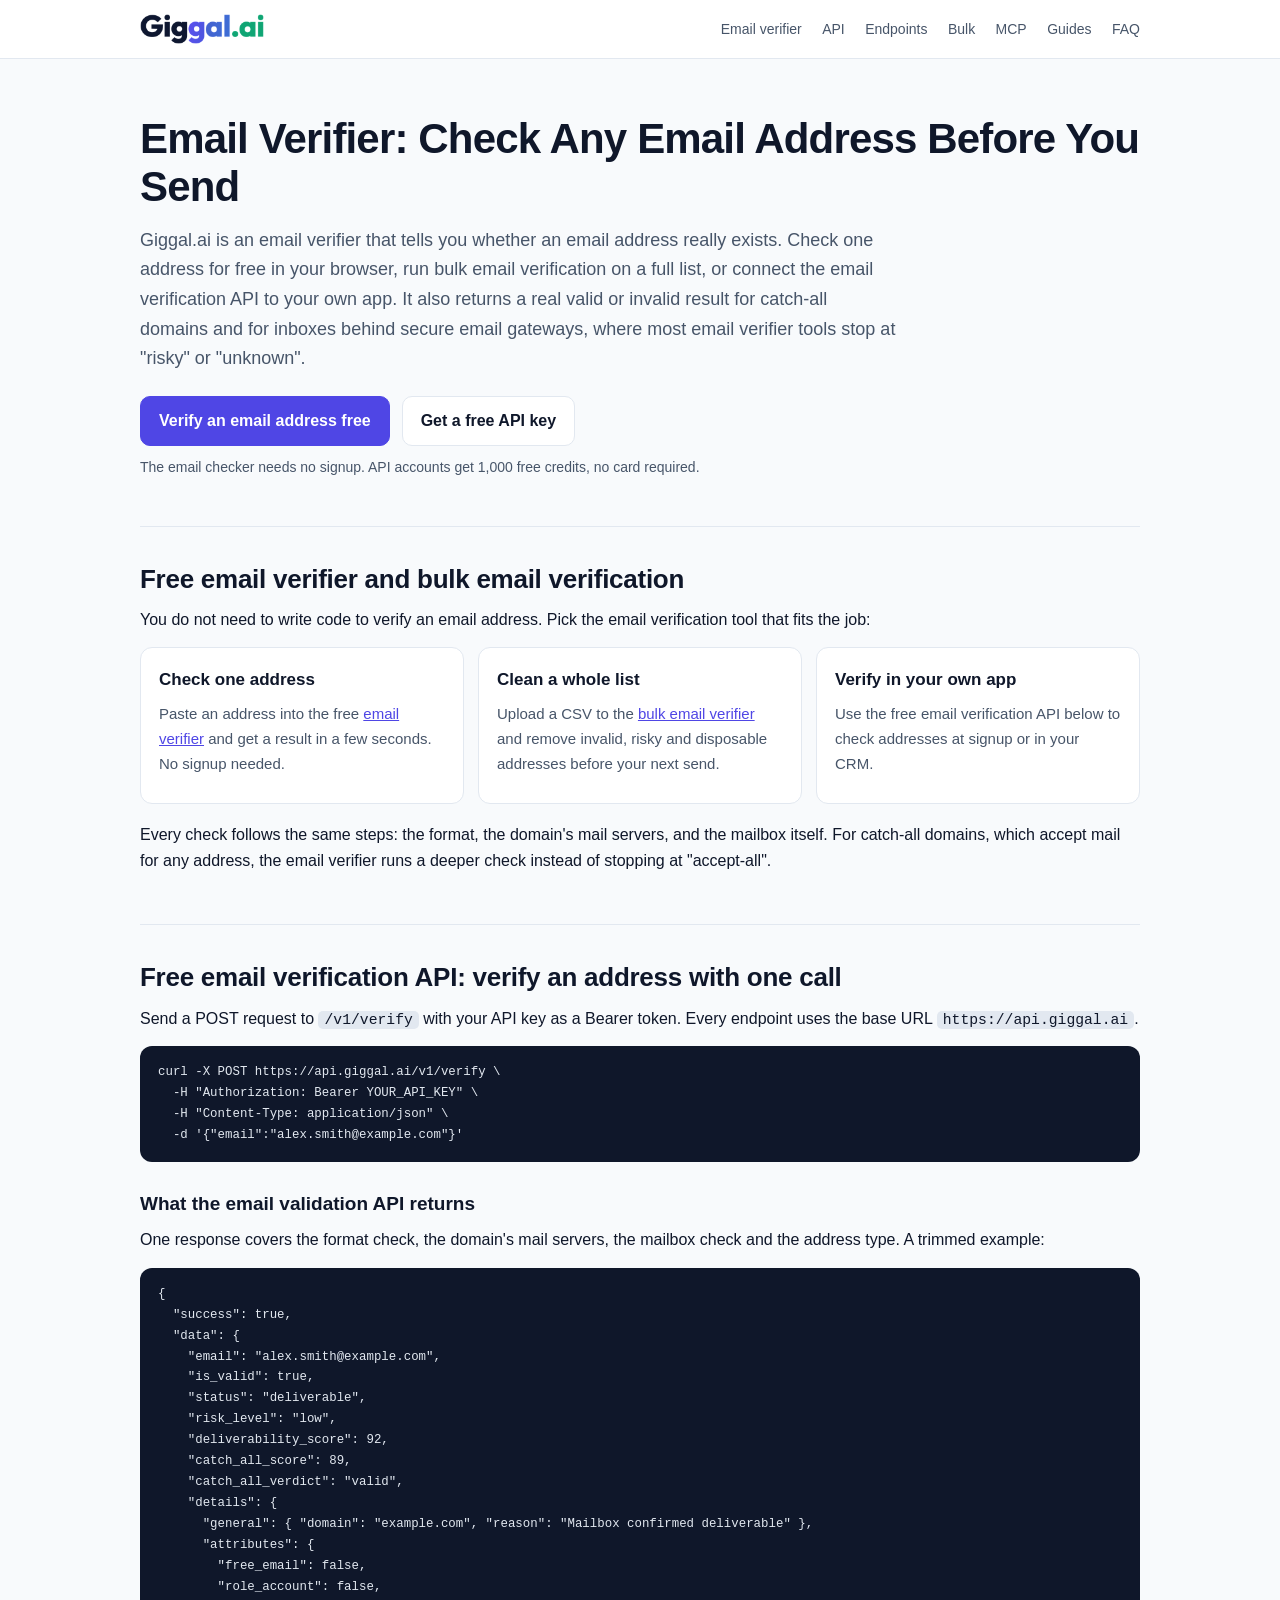
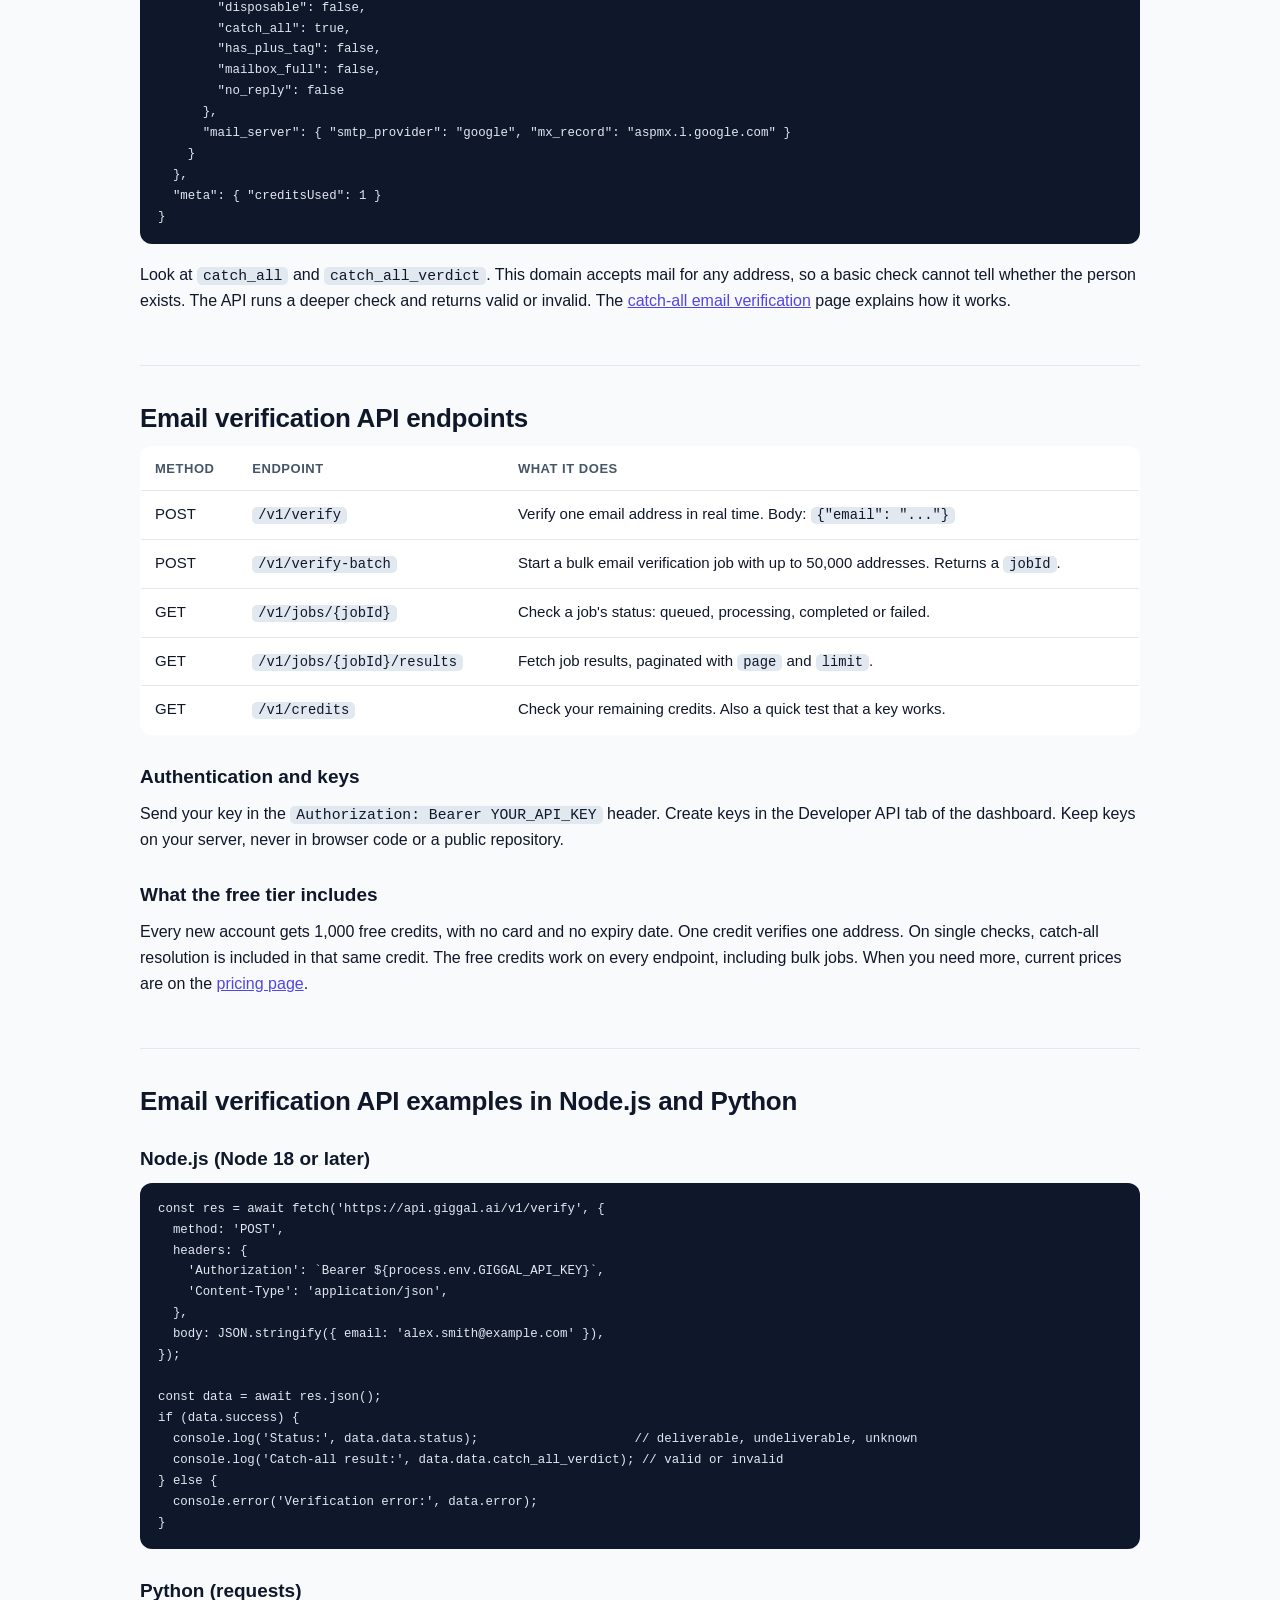
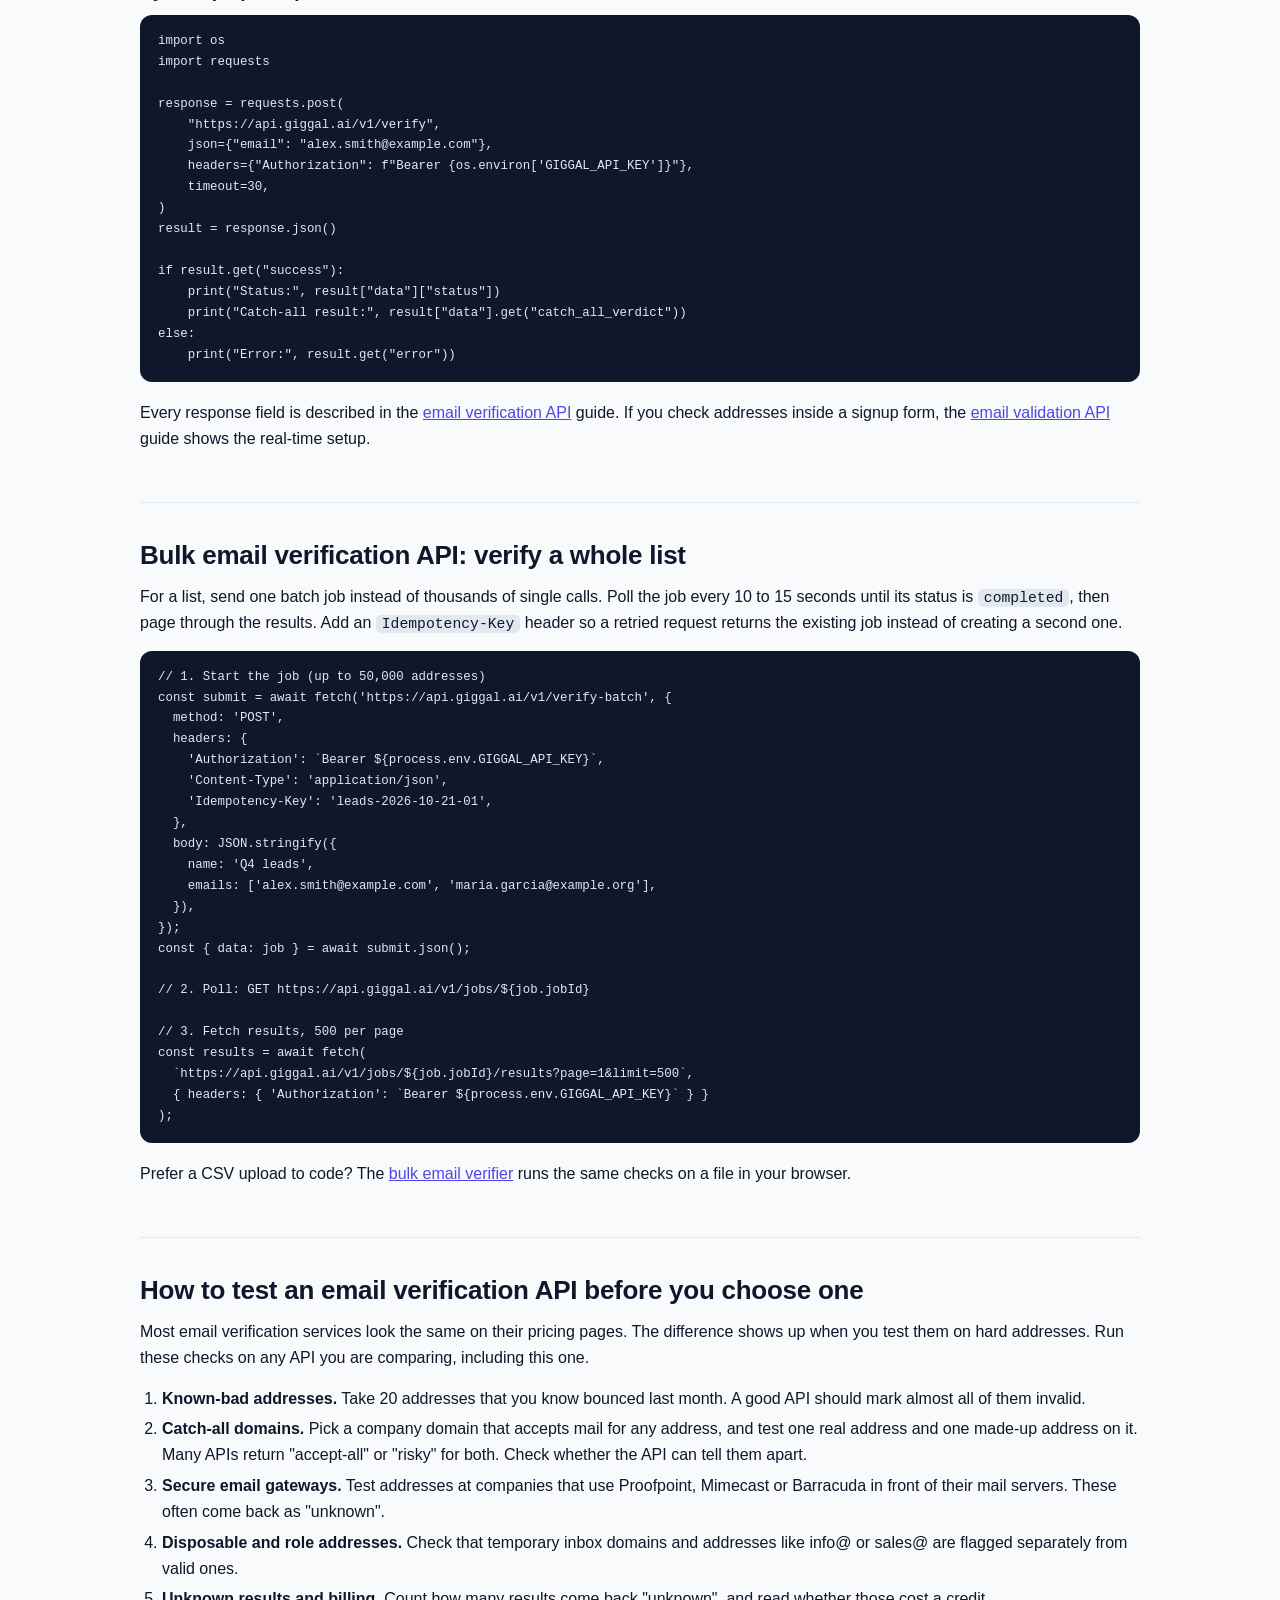
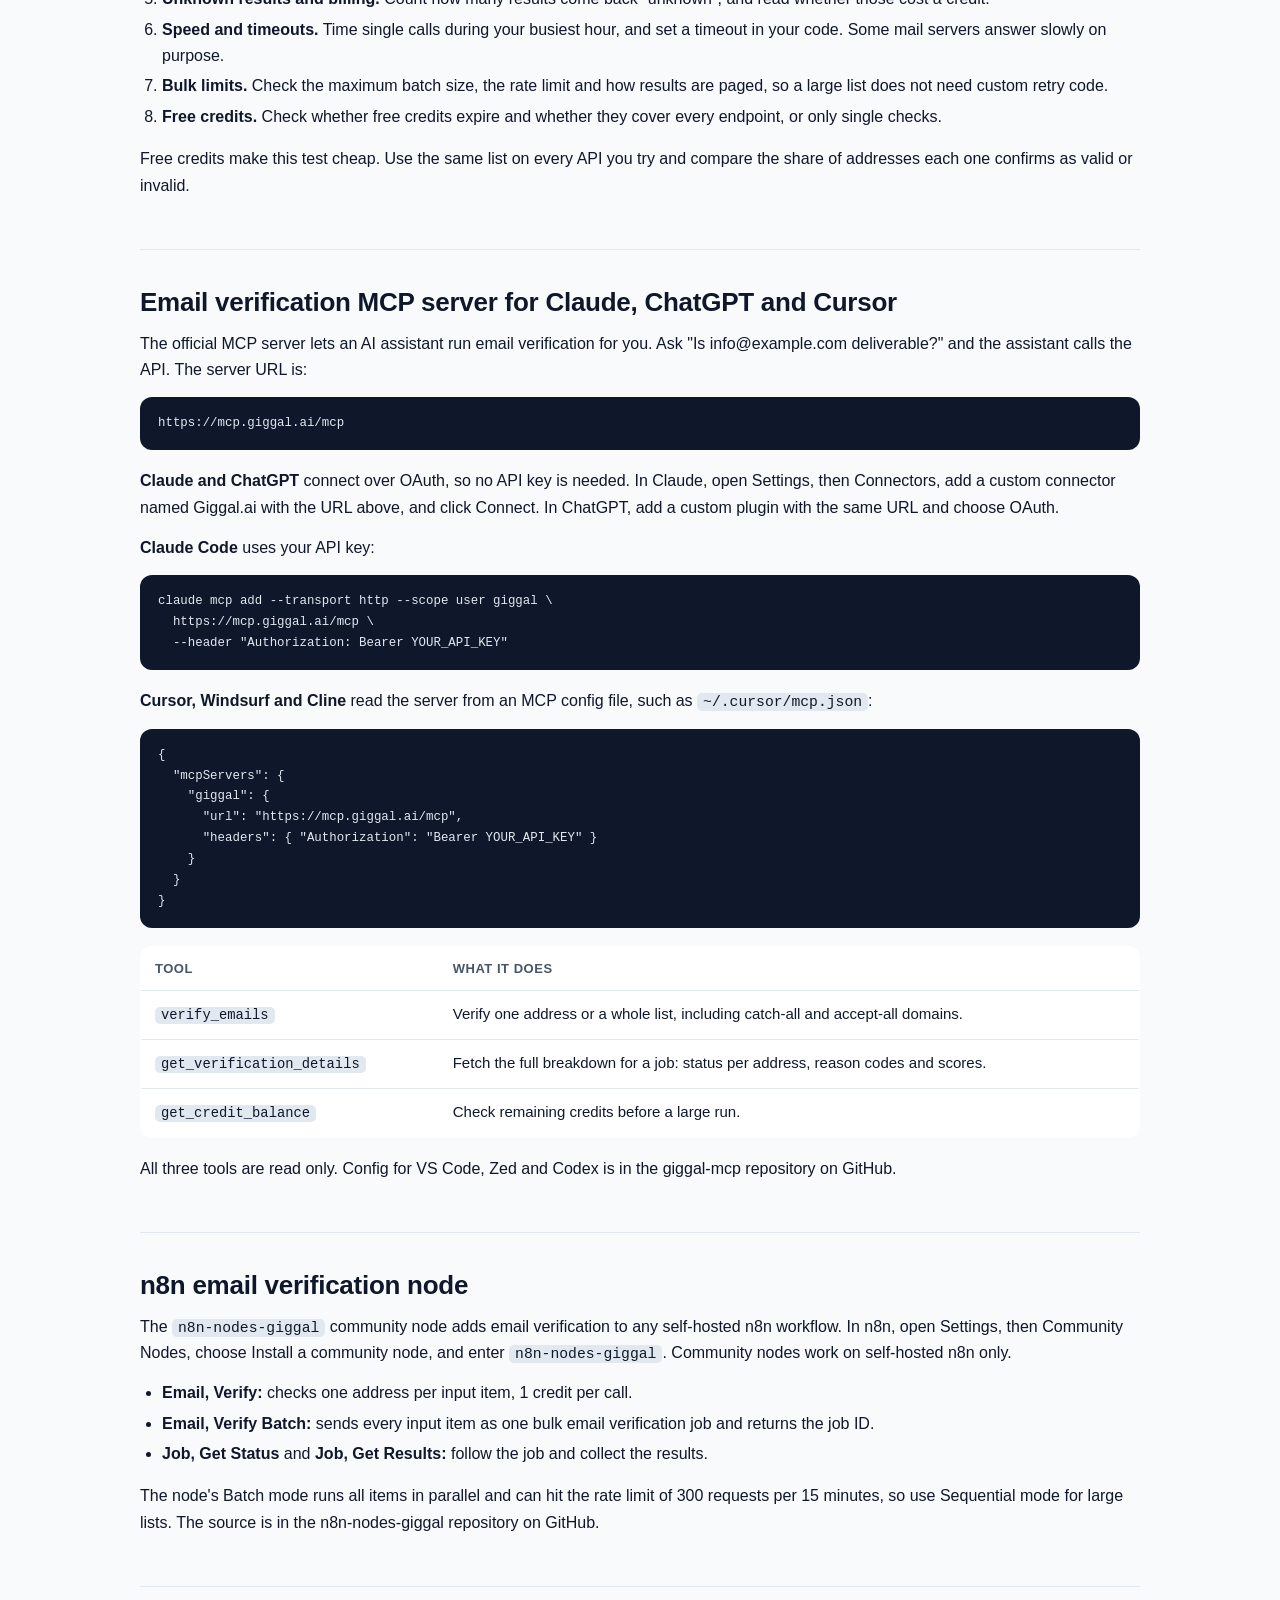
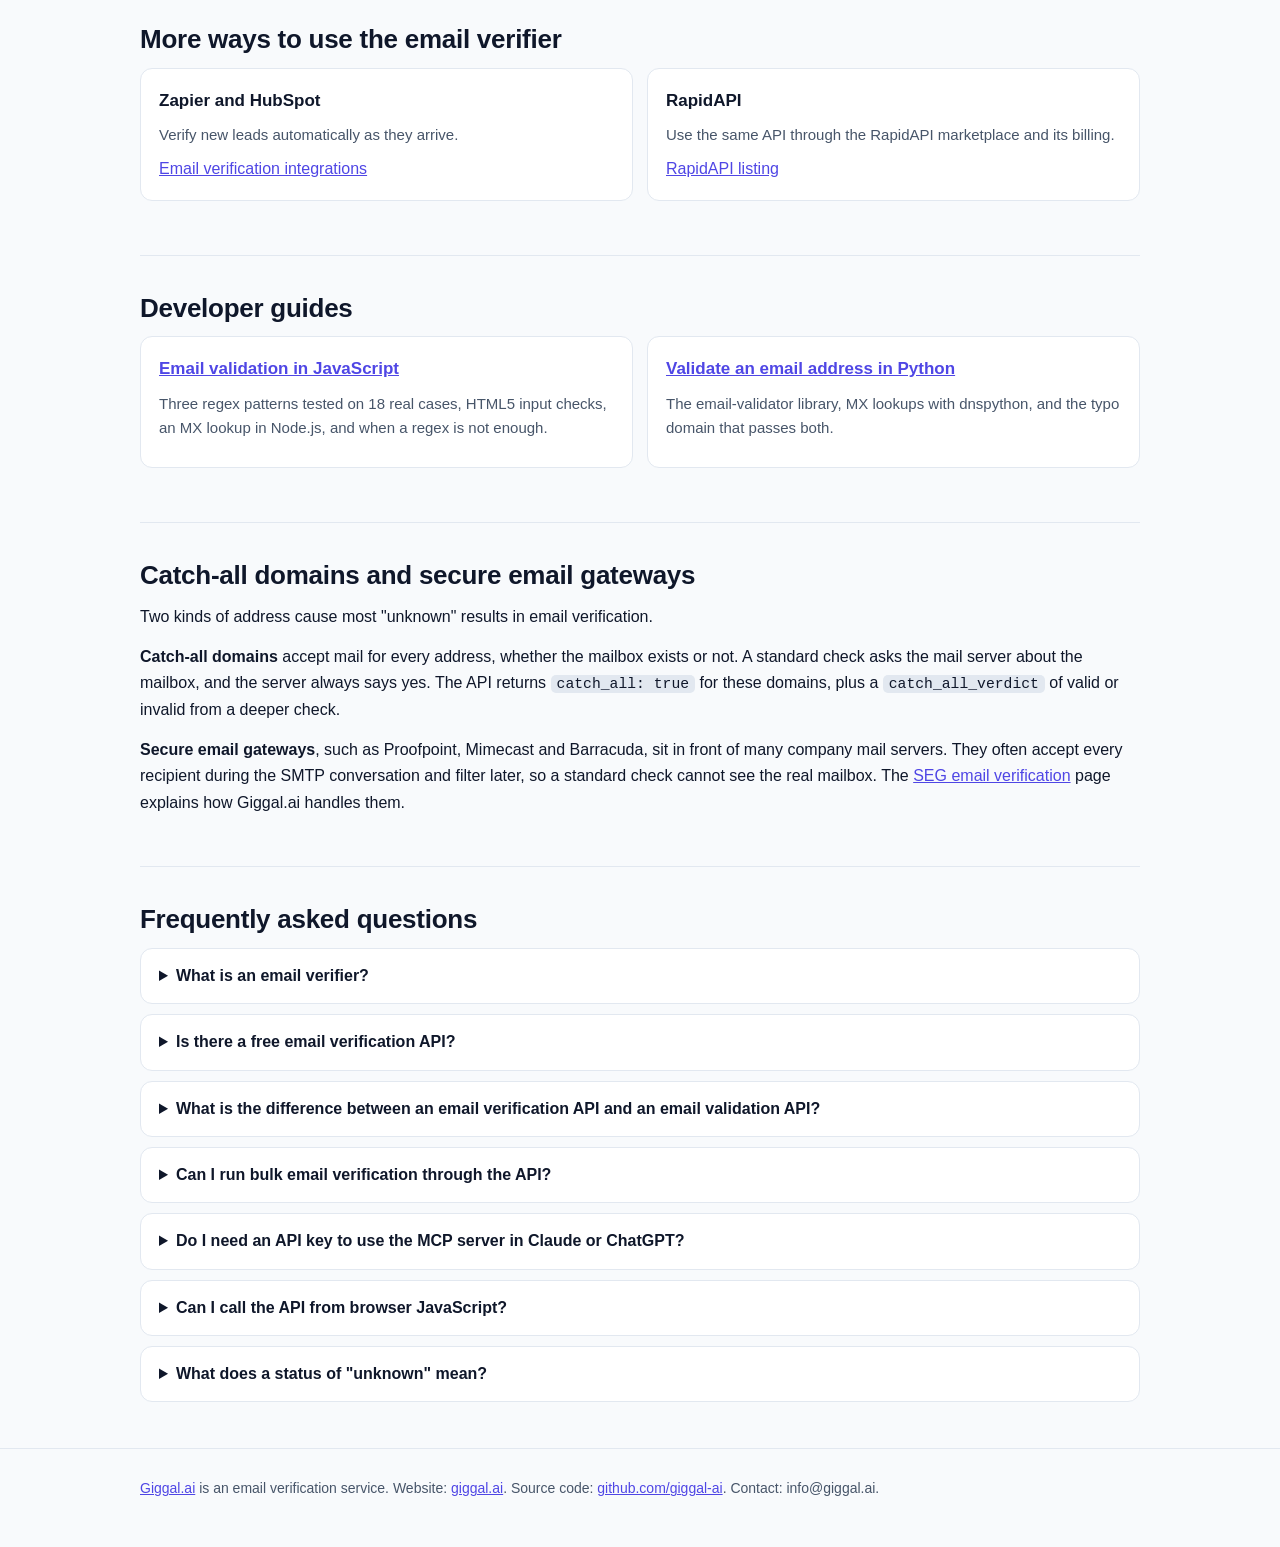
<file: index.html>
<!doctype html>
<html lang="en">
<head>
<meta charset="utf-8">
<meta name="viewport" content="width=device-width, initial-scale=1">
<title>Email Verifier: Free Tool, Bulk Email Verification and API</title>
<meta name="description" content="Giggal.ai email verifier: check one address free, run bulk email verification on a list, or use the free email verification API with 1,000 credits.">
<link rel="canonical" href="https://giggal-ai.github.io/">
<meta name="robots" content="index, follow">
<!-- GSC_VERIFICATION -->
<meta property="og:type" content="website">
<meta property="og:site_name" content="Giggal.ai Developer Hub">
<meta property="og:title" content="Email Verifier: Free Tool, Bulk Email Verification and API">
<meta property="og:description" content="Check one address free, verify a whole list, or use the email verification API.">
<meta property="og:url" content="https://giggal-ai.github.io/">
<meta property="og:image" content="https://giggal-ai.github.io/og-card.png">
<meta name="twitter:card" content="summary_large_image">
<link rel="icon" type="image/png" sizes="32x32" href="/favicon-32.png">
<link rel="apple-touch-icon" href="/apple-touch-icon.png">
<link rel="stylesheet" href="/style.css">
<script type="application/ld+json">
{"@context":"https://schema.org","@graph":[
{"@type":"Organization","name":"Giggal.ai","url":"https://giggal.ai","logo":"https://giggal-ai.github.io/giggal-logo-wordmark.png","email":"info@giggal.ai","sameAs":["https://github.com/giggal-ai"]},
{"@type":"WebSite","name":"Giggal.ai Developer Hub","url":"https://giggal-ai.github.io/"},
{"@type":"WebAPI","name":"Giggal.ai Email Verification API","description":"REST API that verifies whether an email address exists, including catch-all domains and inboxes behind secure email gateways.","documentation":"https://giggal.ai/public/docs","provider":{"@type":"Organization","name":"Giggal.ai","url":"https://giggal.ai"}},
{"@type":"FAQPage","mainEntity":[
{"@type":"Question","name":"What is an email verifier?","acceptedAnswer":{"@type":"Answer","text":"An email verifier checks whether an email address can receive mail. It checks the format, the domain's mail servers and the mailbox itself, without sending an email. Giggal.ai also resolves catch-all domains, which most verifiers mark as risky."}},
{"@type":"Question","name":"Is there a free email verification API?","acceptedAnswer":{"@type":"Answer","text":"Yes. A new Giggal.ai account gets 1,000 free credits with no card required, and the credits do not expire. One credit verifies one address through the API."}},
{"@type":"Question","name":"What is the difference between an email verification API and an email validation API?","acceptedAnswer":{"@type":"Answer","text":"Most people use the two terms for the same thing. Validation often means checking the format, and verification means confirming that the mailbox exists. The Giggal.ai API does both in one call."}},
{"@type":"Question","name":"Can I run bulk email verification through the API?","acceptedAnswer":{"@type":"Answer","text":"Yes. POST /v1/verify-batch accepts up to 50,000 addresses in one job. You poll the job status and then fetch the results page by page."}},
{"@type":"Question","name":"Do I need an API key to use the MCP server in Claude or ChatGPT?","acceptedAnswer":{"@type":"Answer","text":"No. Claude and ChatGPT connect to https://mcp.giggal.ai/mcp over OAuth. Code editors and CLI clients use your API key as a Bearer token."}},
{"@type":"Question","name":"Can I call the API from browser JavaScript?","acceptedAnswer":{"@type":"Answer","text":"Call it from your server. A key placed in browser code can be copied by anyone who opens the page."}}
]}
]}
</script>
</head>
<body>
<header class="top">
<div class="wrap">
<a href="https://giggal.ai" aria-label="Giggal.ai home"><img src="/giggal-logo-wordmark.png" alt="Giggal.ai" width="124" height="30"></a>
<nav class="toc" aria-label="On this page">
<a href="#tool">Email verifier</a>
<a href="#quick-start">API</a>
<a href="#endpoints">Endpoints</a>
<a href="#bulk">Bulk</a>
<a href="#mcp">MCP</a>
<a href="#guides">Guides</a>
<a href="#faq">FAQ</a>
</nav>
</div>
</header>

<main class="wrap">
<div class="hero">
<h1>Email Verifier: Check Any Email Address Before You Send</h1>
<p class="lead">Giggal.ai is an email verifier that tells you whether an email address really exists. Check one address for free in your browser, run bulk email verification on a full list, or connect the email verification API to your own app. It also returns a real valid or invalid result for catch-all domains and for inboxes behind secure email gateways, where most email verifier tools stop at "risky" or "unknown".</p>
<div class="btns">
<a class="btn primary" href="https://giggal.ai/email-checker">Verify an email address free</a>
<a class="btn ghost" href="https://emailverifier.giggal.ai/sign-up">Get a free API key</a>
</div>
<p class="note">The email checker needs no signup. API accounts get 1,000 free credits, no card required.</p>
</div>

<section id="tool">
<h2>Free email verifier and bulk email verification</h2>
<p>You do not need to write code to verify an email address. Pick the email verification tool that fits the job:</p>
<div class="grid">
<div class="card"><h3>Check one address</h3><p>Paste an address into the free <a href="https://giggal.ai/email-checker">email verifier</a> and get a result in a few seconds. No signup needed.</p></div>
<div class="card"><h3>Clean a whole list</h3><p>Upload a CSV to the <a href="https://giggal.ai/bulk-email-verifier">bulk email verifier</a> and remove invalid, risky and disposable addresses before your next send.</p></div>
<div class="card"><h3>Verify in your own app</h3><p>Use the free email verification API below to check addresses at signup or in your CRM.</p></div>
</div>
<p>Every check follows the same steps: the format, the domain's mail servers, and the mailbox itself. For catch-all domains, which accept mail for any address, the email verifier runs a deeper check instead of stopping at "accept-all".</p>
</section>

<section id="quick-start">
<h2>Free email verification API: verify an address with one call</h2>
<p>Send a POST request to <code>/v1/verify</code> with your API key as a Bearer token. Every endpoint uses the base URL <code>https://api.giggal.ai</code>.</p>
<pre><code>curl -X POST https://api.giggal.ai/v1/verify \
  -H "Authorization: Bearer YOUR_API_KEY" \
  -H "Content-Type: application/json" \
  -d '{"email":"alex.smith@example.com"}'</code></pre>
<h3>What the email validation API returns</h3>
<p>One response covers the format check, the domain's mail servers, the mailbox check and the address type. A trimmed example:</p>
<pre><code>{
  "success": true,
  "data": {
    "email": "alex.smith@example.com",
    "is_valid": true,
    "status": "deliverable",
    "risk_level": "low",
    "deliverability_score": 92,
    "catch_all_score": 89,
    "catch_all_verdict": "valid",
    "details": {
      "general": { "domain": "example.com", "reason": "Mailbox confirmed deliverable" },
      "attributes": {
        "free_email": false,
        "role_account": false,
        "disposable": false,
        "catch_all": true,
        "has_plus_tag": false,
        "mailbox_full": false,
        "no_reply": false
      },
      "mail_server": { "smtp_provider": "google", "mx_record": "aspmx.l.google.com" }
    }
  },
  "meta": { "creditsUsed": 1 }
}</code></pre>
<p>Look at <code>catch_all</code> and <code>catch_all_verdict</code>. This domain accepts mail for any address, so a basic check cannot tell whether the person exists. The API runs a deeper check and returns valid or invalid. The <a href="https://giggal.ai/catch-all-verification">catch-all email verification</a> page explains how it works.</p>
</section>

<section id="endpoints">
<h2>Email verification API endpoints</h2>
<div class="tablewrap">
<table>
<thead><tr><th>Method</th><th>Endpoint</th><th>What it does</th></tr></thead>
<tbody>
<tr><td>POST</td><td><code>/v1/verify</code></td><td>Verify one email address in real time. Body: <code>{"email": "..."}</code></td></tr>
<tr><td>POST</td><td><code>/v1/verify-batch</code></td><td>Start a bulk email verification job with up to 50,000 addresses. Returns a <code>jobId</code>.</td></tr>
<tr><td>GET</td><td><code>/v1/jobs/{jobId}</code></td><td>Check a job's status: queued, processing, completed or failed.</td></tr>
<tr><td>GET</td><td><code>/v1/jobs/{jobId}/results</code></td><td>Fetch job results, paginated with <code>page</code> and <code>limit</code>.</td></tr>
<tr><td>GET</td><td><code>/v1/credits</code></td><td>Check your remaining credits. Also a quick test that a key works.</td></tr>
</tbody>
</table>
</div>
<h3>Authentication and keys</h3>
<p>Send your key in the <code>Authorization: Bearer YOUR_API_KEY</code> header. Create keys in the Developer API tab of the dashboard. Keep keys on your server, never in browser code or a public repository.</p>
<h3>What the free tier includes</h3>
<p>Every new account gets 1,000 free credits, with no card and no expiry date. One credit verifies one address. On single checks, catch-all resolution is included in that same credit. The free credits work on every endpoint, including bulk jobs. When you need more, current prices are on the <a href="https://giggal.ai/pricing">pricing page</a>.</p>
</section>

<section id="examples">
<h2>Email verification API examples in Node.js and Python</h2>
<h3>Node.js (Node 18 or later)</h3>
<pre><code>const res = await fetch('https://api.giggal.ai/v1/verify', {
  method: 'POST',
  headers: {
    'Authorization': `Bearer ${process.env.GIGGAL_API_KEY}`,
    'Content-Type': 'application/json',
  },
  body: JSON.stringify({ email: 'alex.smith@example.com' }),
});

const data = await res.json();
if (data.success) {
  console.log('Status:', data.data.status);                     // deliverable, undeliverable, unknown
  console.log('Catch-all result:', data.data.catch_all_verdict); // valid or invalid
} else {
  console.error('Verification error:', data.error);
}</code></pre>
<h3>Python (requests)</h3>
<pre><code>import os
import requests

response = requests.post(
    "https://api.giggal.ai/v1/verify",
    json={"email": "alex.smith@example.com"},
    headers={"Authorization": f"Bearer {os.environ['GIGGAL_API_KEY']}"},
    timeout=30,
)
result = response.json()

if result.get("success"):
    print("Status:", result["data"]["status"])
    print("Catch-all result:", result["data"].get("catch_all_verdict"))
else:
    print("Error:", result.get("error"))</code></pre>
<p>Every response field is described in the <a href="https://giggal.ai/email-verification-api">email verification API</a> guide. If you check addresses inside a signup form, the <a href="https://giggal.ai/email-validation-api">email validation API</a> guide shows the real-time setup.</p>
</section>

<section id="bulk">
<h2>Bulk email verification API: verify a whole list</h2>
<p>For a list, send one batch job instead of thousands of single calls. Poll the job every 10 to 15 seconds until its status is <code>completed</code>, then page through the results. Add an <code>Idempotency-Key</code> header so a retried request returns the existing job instead of creating a second one.</p>
<pre><code>// 1. Start the job (up to 50,000 addresses)
const submit = await fetch('https://api.giggal.ai/v1/verify-batch', {
  method: 'POST',
  headers: {
    'Authorization': `Bearer ${process.env.GIGGAL_API_KEY}`,
    'Content-Type': 'application/json',
    'Idempotency-Key': 'leads-2026-10-21-01',
  },
  body: JSON.stringify({
    name: 'Q4 leads',
    emails: ['alex.smith@example.com', 'maria.garcia@example.org'],
  }),
});
const { data: job } = await submit.json();

// 2. Poll: GET https://api.giggal.ai/v1/jobs/${job.jobId}

// 3. Fetch results, 500 per page
const results = await fetch(
  `https://api.giggal.ai/v1/jobs/${job.jobId}/results?page=1&amp;limit=500`,
  { headers: { 'Authorization': `Bearer ${process.env.GIGGAL_API_KEY}` } }
);</code></pre>
<p>Prefer a CSV upload to code? The <a href="https://giggal.ai/bulk-email-verifier">bulk email verifier</a> runs the same checks on a file in your browser.</p>
</section>

<section id="choose">
<h2>How to test an email verification API before you choose one</h2>
<p>Most email verification services look the same on their pricing pages. The difference shows up when you test them on hard addresses. Run these checks on any API you are comparing, including this one.</p>
<ol>
<li><strong>Known-bad addresses.</strong> Take 20 addresses that you know bounced last month. A good API should mark almost all of them invalid.</li>
<li><strong>Catch-all domains.</strong> Pick a company domain that accepts mail for any address, and test one real address and one made-up address on it. Many APIs return "accept-all" or "risky" for both. Check whether the API can tell them apart.</li>
<li><strong>Secure email gateways.</strong> Test addresses at companies that use Proofpoint, Mimecast or Barracuda in front of their mail servers. These often come back as "unknown".</li>
<li><strong>Disposable and role addresses.</strong> Check that temporary inbox domains and addresses like info@ or sales@ are flagged separately from valid ones.</li>
<li><strong>Unknown results and billing.</strong> Count how many results come back "unknown", and read whether those cost a credit.</li>
<li><strong>Speed and timeouts.</strong> Time single calls during your busiest hour, and set a timeout in your code. Some mail servers answer slowly on purpose.</li>
<li><strong>Bulk limits.</strong> Check the maximum batch size, the rate limit and how results are paged, so a large list does not need custom retry code.</li>
<li><strong>Free credits.</strong> Check whether free credits expire and whether they cover every endpoint, or only single checks.</li>
</ol>
<p>Free credits make this test cheap. Use the same list on every API you try and compare the share of addresses each one confirms as valid or invalid.</p>
</section>

<section id="mcp">
<h2>Email verification MCP server for Claude, ChatGPT and Cursor</h2>
<p>The official MCP server lets an AI assistant run email verification for you. Ask "Is info@example.com deliverable?" and the assistant calls the API. The server URL is:</p>
<pre><code>https://mcp.giggal.ai/mcp</code></pre>
<p><strong>Claude and ChatGPT</strong> connect over OAuth, so no API key is needed. In Claude, open Settings, then Connectors, add a custom connector named Giggal.ai with the URL above, and click Connect. In ChatGPT, add a custom plugin with the same URL and choose OAuth.</p>
<p><strong>Claude Code</strong> uses your API key:</p>
<pre><code>claude mcp add --transport http --scope user giggal \
  https://mcp.giggal.ai/mcp \
  --header "Authorization: Bearer YOUR_API_KEY"</code></pre>
<p><strong>Cursor, Windsurf and Cline</strong> read the server from an MCP config file, such as <code>~/.cursor/mcp.json</code>:</p>
<pre><code>{
  "mcpServers": {
    "giggal": {
      "url": "https://mcp.giggal.ai/mcp",
      "headers": { "Authorization": "Bearer YOUR_API_KEY" }
    }
  }
}</code></pre>
<div class="tablewrap">
<table>
<thead><tr><th>Tool</th><th>What it does</th></tr></thead>
<tbody>
<tr><td><code>verify_emails</code></td><td>Verify one address or a whole list, including catch-all and accept-all domains.</td></tr>
<tr><td><code>get_verification_details</code></td><td>Fetch the full breakdown for a job: status per address, reason codes and scores.</td></tr>
<tr><td><code>get_credit_balance</code></td><td>Check remaining credits before a large run.</td></tr>
</tbody>
</table>
</div>
<p>All three tools are read only. Config for VS Code, Zed and Codex is in the giggal-mcp repository on GitHub.</p>
</section>

<section id="n8n">
<h2>n8n email verification node</h2>
<p>The <code>n8n-nodes-giggal</code> community node adds email verification to any self-hosted n8n workflow. In n8n, open Settings, then Community Nodes, choose Install a community node, and enter <code>n8n-nodes-giggal</code>. Community nodes work on self-hosted n8n only.</p>
<ul>
<li><strong>Email, Verify:</strong> checks one address per input item, 1 credit per call.</li>
<li><strong>Email, Verify Batch:</strong> sends every input item as one bulk email verification job and returns the job ID.</li>
<li><strong>Job, Get Status</strong> and <strong>Job, Get Results:</strong> follow the job and collect the results.</li>
</ul>
<p>The node's Batch mode runs all items in parallel and can hit the rate limit of 300 requests per 15 minutes, so use Sequential mode for large lists. The source is in the n8n-nodes-giggal repository on GitHub.</p>
</section>

<section id="no-code">
<h2>More ways to use the email verifier</h2>
<div class="grid">
<div class="card"><h3>Zapier and HubSpot</h3><p>Verify new leads automatically as they arrive.</p><a href="https://giggal.ai/integrations">Email verification integrations</a></div>
<div class="card"><h3>RapidAPI</h3><p>Use the same API through the RapidAPI marketplace and its billing.</p><a href="https://rapidapi.com/SupportTeam-gqsyLfHHk/api/giggal-email-verification1">RapidAPI listing</a></div>
</div>
</section>

<section id="guides">
<h2>Developer guides</h2>
<div class="grid">
<div class="card"><h3><a href="/email-validation-javascript.html">Email validation in JavaScript</a></h3><p>Three regex patterns tested on 18 real cases, HTML5 input checks, an MX lookup in Node.js, and when a regex is not enough.</p></div>
<div class="card"><h3><a href="/validate-email-address-python.html">Validate an email address in Python</a></h3><p>The email-validator library, MX lookups with dnspython, and the typo domain that passes both.</p></div>
</div>
</section>

<section id="hard-addresses">
<h2>Catch-all domains and secure email gateways</h2>
<p>Two kinds of address cause most "unknown" results in email verification.</p>
<p><strong>Catch-all domains</strong> accept mail for every address, whether the mailbox exists or not. A standard check asks the mail server about the mailbox, and the server always says yes. The API returns <code>catch_all: true</code> for these domains, plus a <code>catch_all_verdict</code> of valid or invalid from a deeper check.</p>
<p><strong>Secure email gateways</strong>, such as Proofpoint, Mimecast and Barracuda, sit in front of many company mail servers. They often accept every recipient during the SMTP conversation and filter later, so a standard check cannot see the real mailbox. The <a href="https://giggal.ai/seg-email-verification">SEG email verification</a> page explains how Giggal.ai handles them.</p>
</section>

<section id="faq">
<h2>Frequently asked questions</h2>
<details><summary>What is an email verifier?</summary><p>An email verifier checks whether an email address can receive mail. It checks the format, the domain's mail servers and the mailbox itself, without sending an email. Giggal.ai also resolves catch-all domains, which most verifiers mark as risky.</p></details>
<details><summary>Is there a free email verification API?</summary><p>Yes. A new Giggal.ai account gets 1,000 free credits with no card required, and the credits do not expire. One credit verifies one address through the API.</p></details>
<details><summary>What is the difference between an email verification API and an email validation API?</summary><p>Most people use the two terms for the same thing. Validation often means checking the format, and verification means confirming that the mailbox exists. The Giggal.ai API does both in one call.</p></details>
<details><summary>Can I run bulk email verification through the API?</summary><p>Yes. <code>POST /v1/verify-batch</code> accepts up to 50,000 addresses in one job. You poll the job status and then fetch the results page by page.</p></details>
<details><summary>Do I need an API key to use the MCP server in Claude or ChatGPT?</summary><p>No. Claude and ChatGPT connect to https://mcp.giggal.ai/mcp over OAuth. Code editors and CLI clients use your API key as a Bearer token.</p></details>
<details><summary>Can I call the API from browser JavaScript?</summary><p>Call it from your server. A key placed in browser code can be copied by anyone who opens the page.</p></details>
<details><summary>What does a status of "unknown" mean?</summary><p>The mail server did not give a clear answer during the check, for example because of a timeout or a temporary error. You can check the address again later.</p></details>
</section>
</main>

<footer>
<div class="wrap">
<p><a href="https://giggal.ai">Giggal.ai</a> is an email verification service. Website: <a href="https://giggal.ai">giggal.ai</a>. Source code: <a href="https://github.com/giggal-ai">github.com/giggal-ai</a>. Contact: info@giggal.ai.</p>
</div>
</footer>
</body>
</html>
</file>
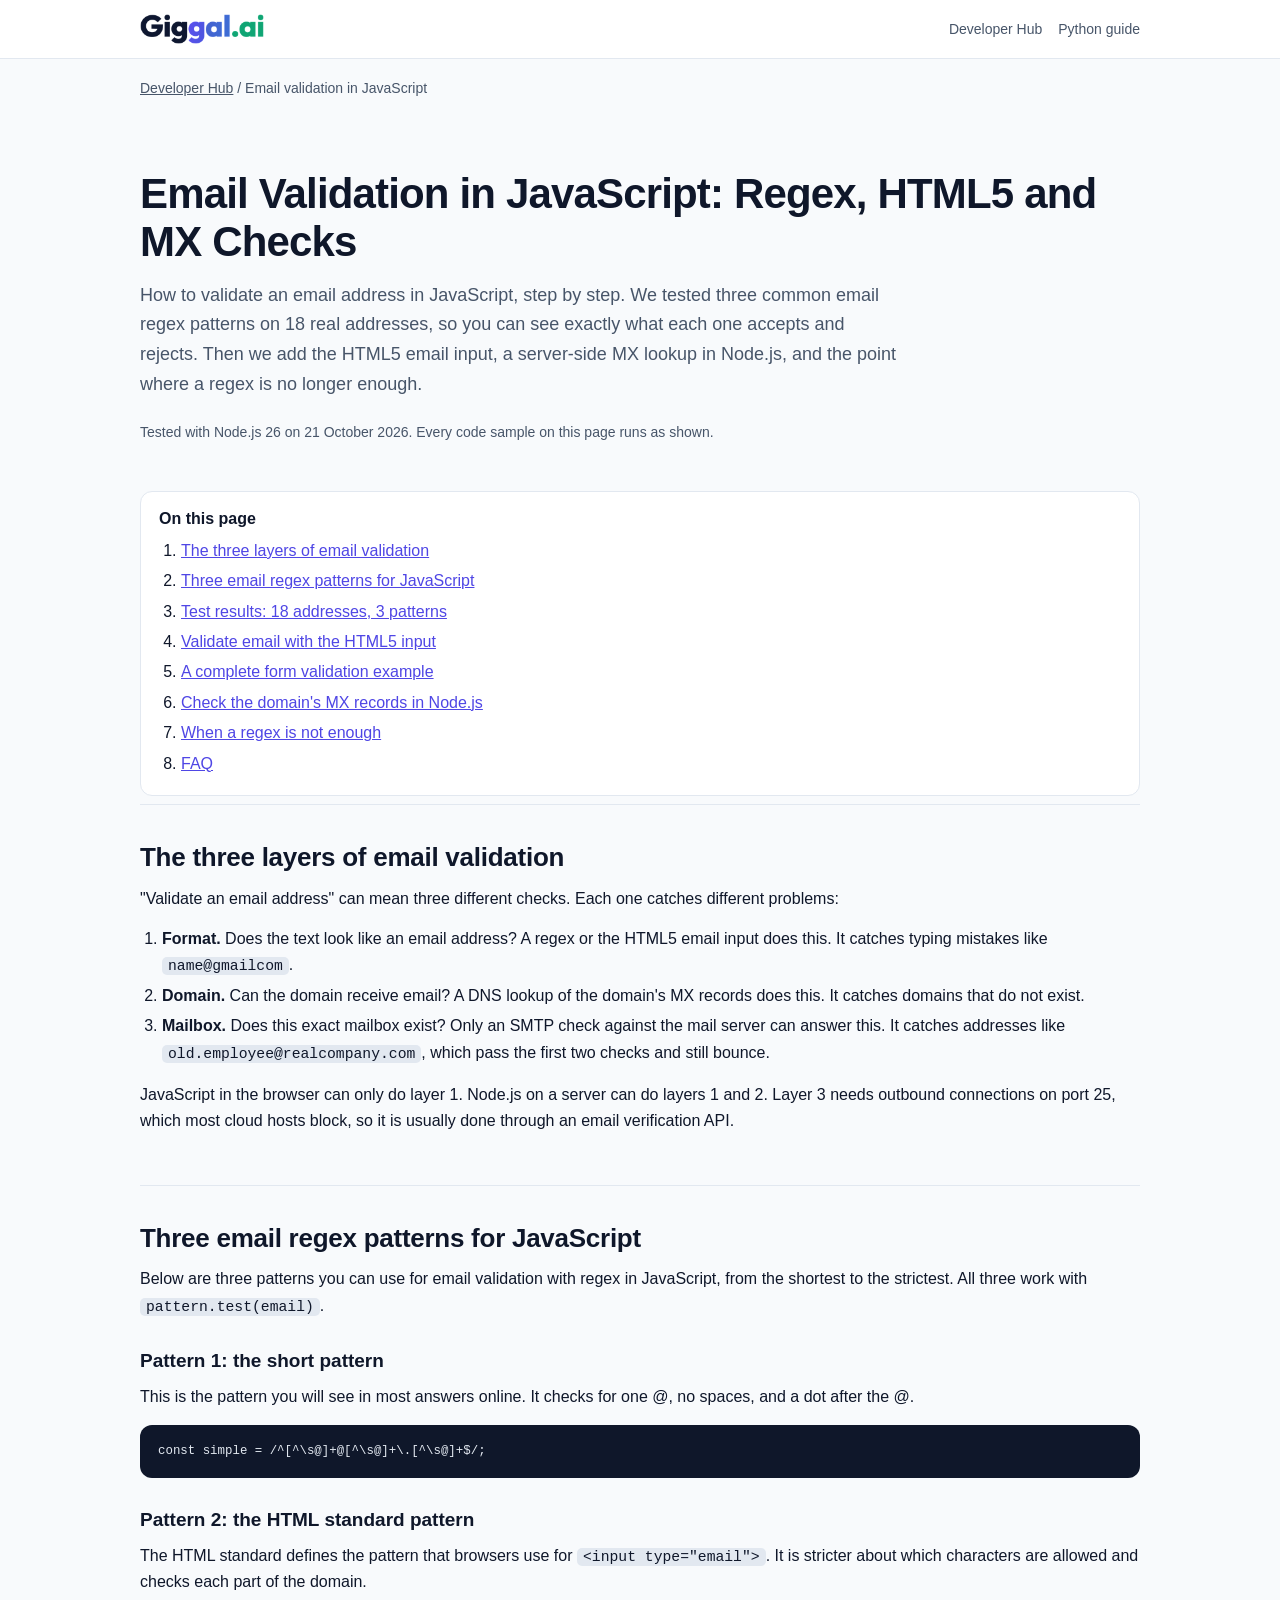
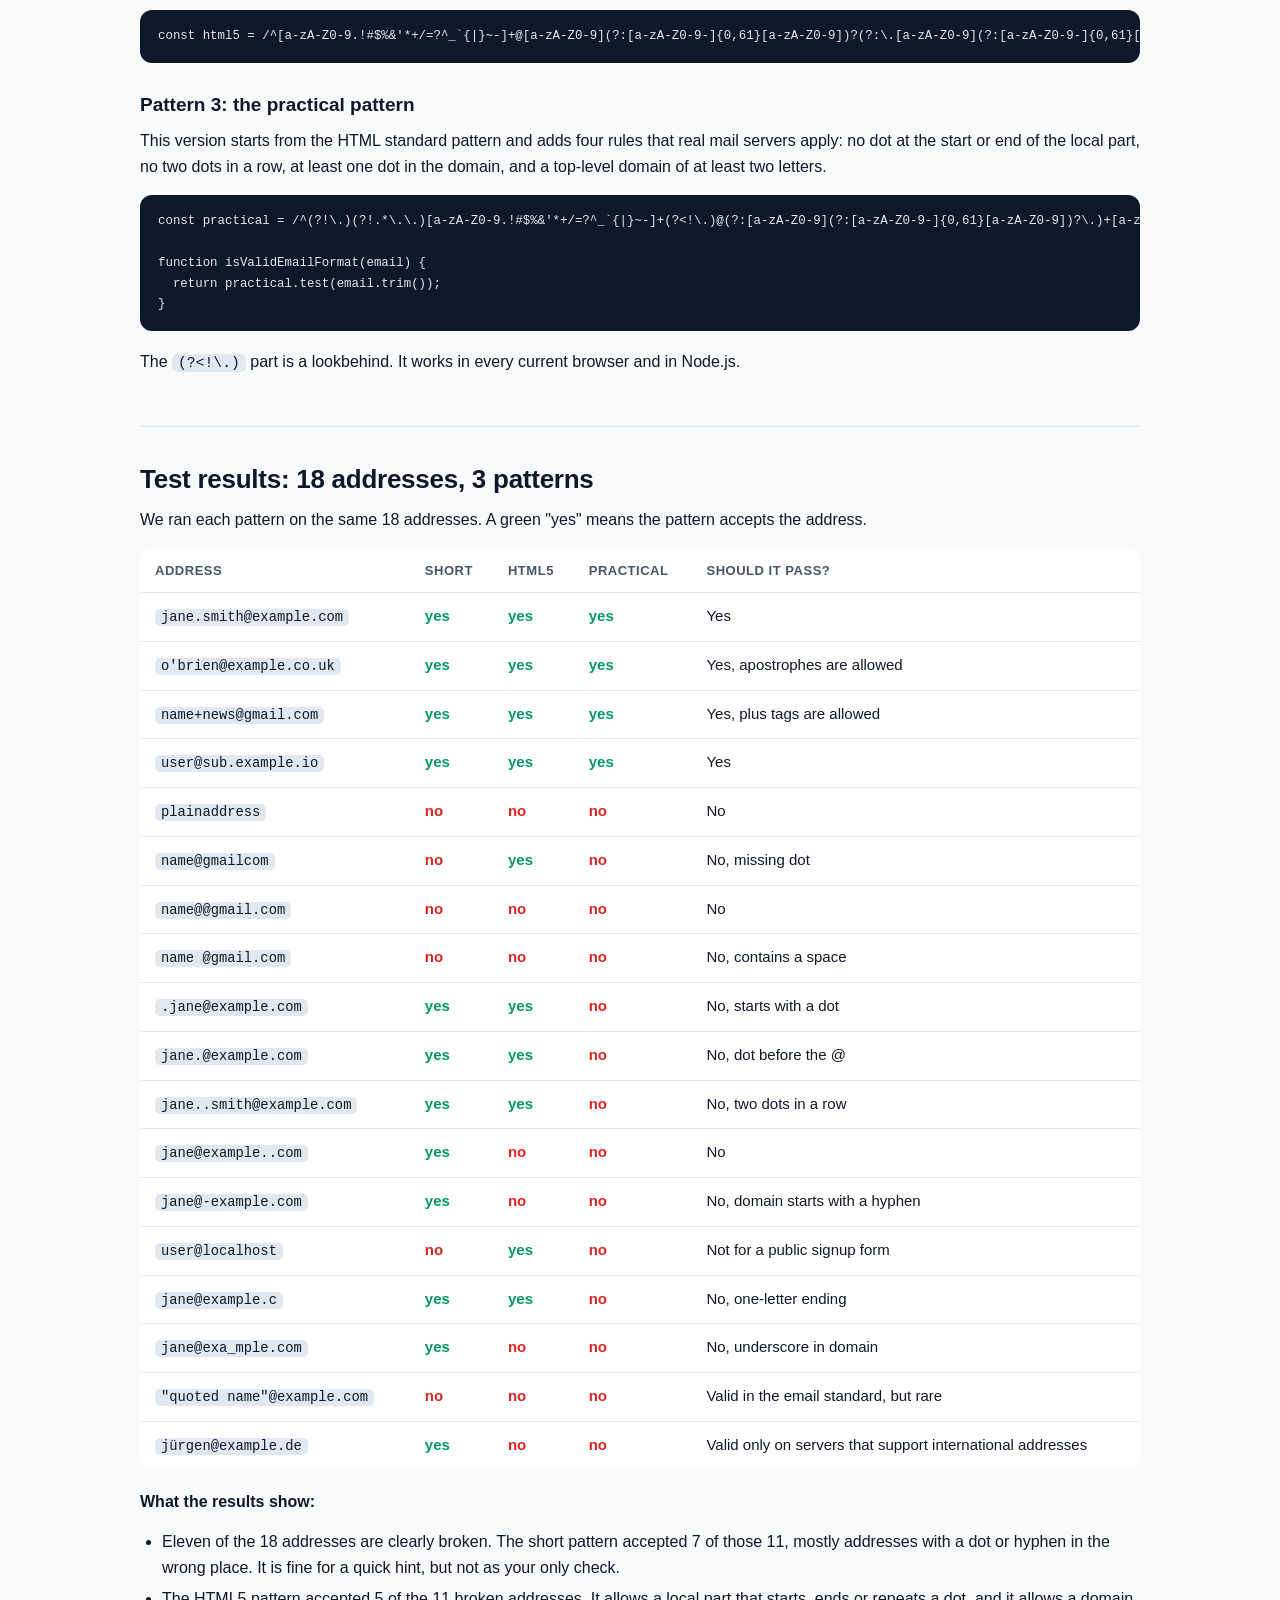
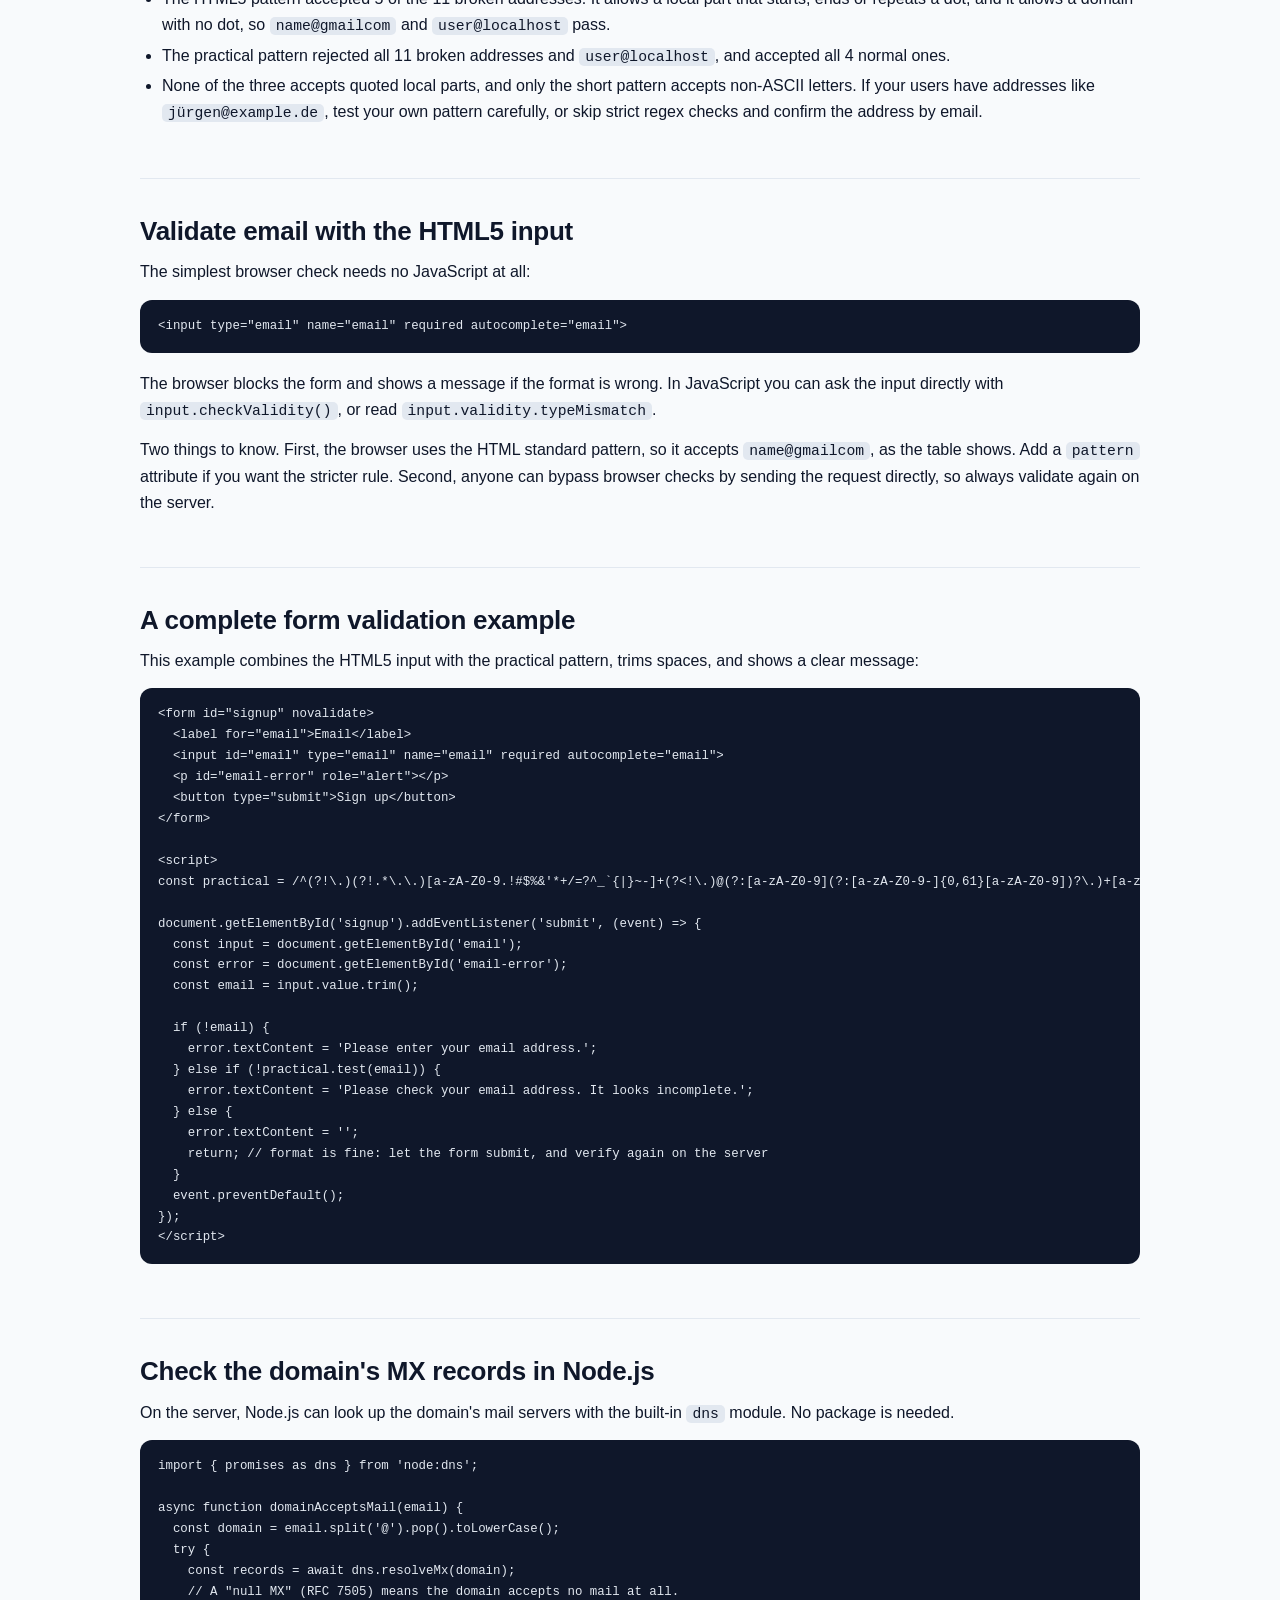
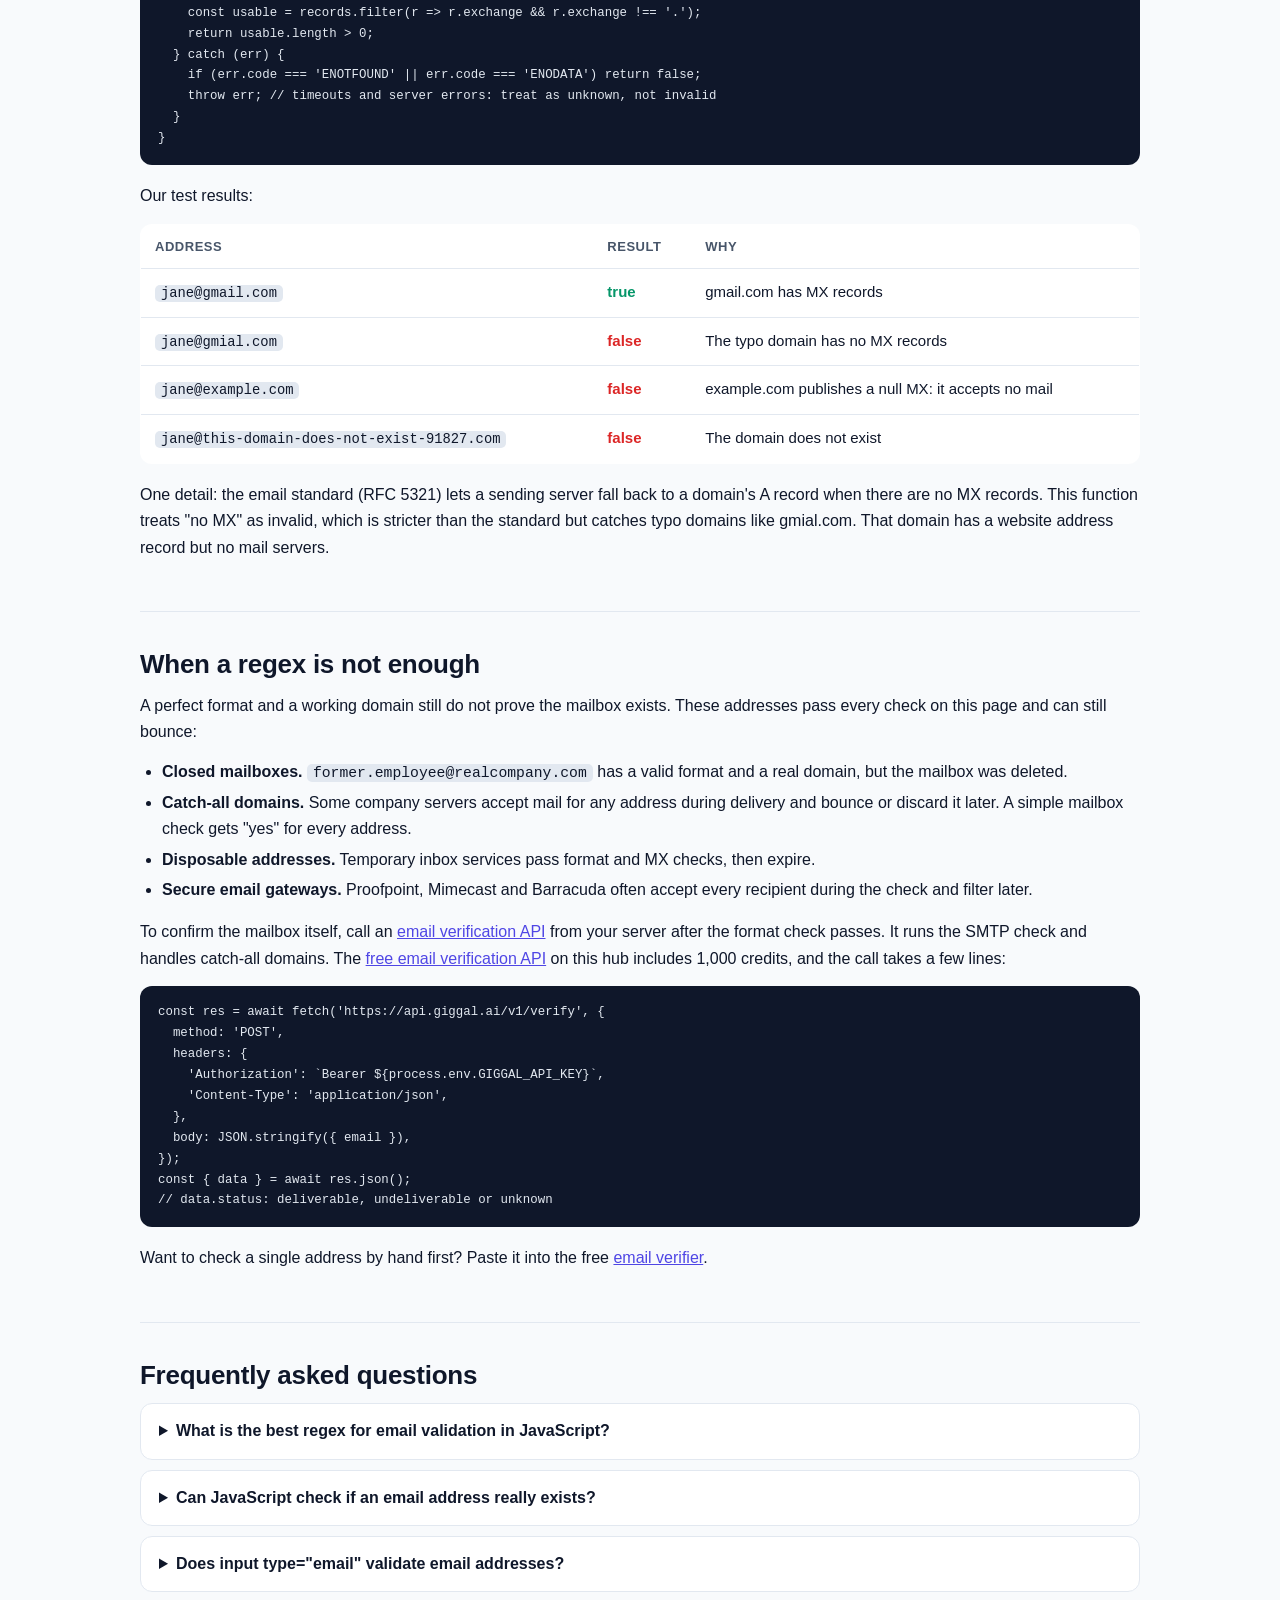
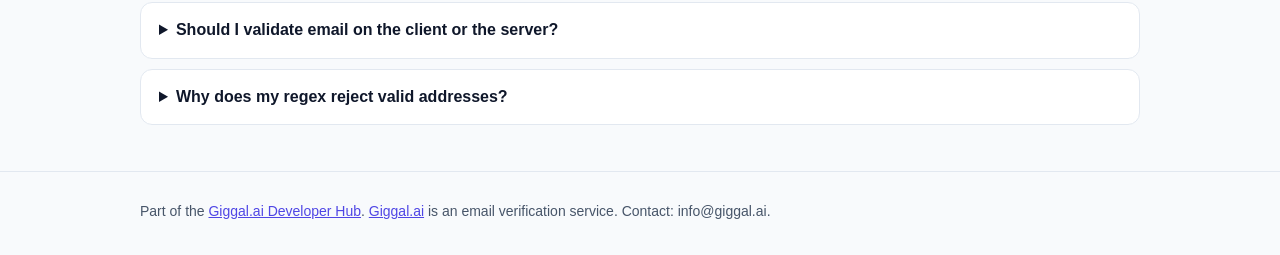
<file: email-validation-javascript.html>
<!doctype html>
<html lang="en">
<head>
<meta charset="utf-8">
<meta name="viewport" content="width=device-width, initial-scale=1">
<title>Email Validation in JavaScript: Regex, HTML5 and MX Checks (Tested)</title>
<meta name="description" content="How to validate an email address in JavaScript: three email regex patterns tested on 18 real cases, the HTML5 email input and an MX lookup in Node.js.">
<link rel="canonical" href="https://giggal-ai.github.io/email-validation-javascript.html">
<meta name="robots" content="index, follow">
<meta property="og:type" content="article">
<meta property="og:site_name" content="Giggal.ai Developer Hub">
<meta property="og:title" content="Email Validation in JavaScript: Regex, HTML5 and MX Checks (Tested)">
<meta property="og:description" content="Three email regex patterns tested on 18 real cases, plus HTML5 and Node.js MX checks.">
<meta property="og:url" content="https://giggal-ai.github.io/email-validation-javascript.html">
<meta property="og:image" content="https://giggal-ai.github.io/og-card.png">
<link rel="icon" type="image/png" sizes="32x32" href="/favicon-32.png">
<link rel="apple-touch-icon" href="/apple-touch-icon.png">
<link rel="stylesheet" href="/style.css">
<script type="application/ld+json">
{"@context":"https://schema.org","@graph":[
{"@type":"TechArticle","headline":"Email Validation in JavaScript: Regex, HTML5 and MX Checks (Tested)","datePublished":"2026-10-21","dateModified":"2026-10-21","author":{"@type":"Organization","name":"Giggal.ai","url":"https://giggal.ai"},"publisher":{"@type":"Organization","name":"Giggal.ai","logo":{"@type":"ImageObject","url":"https://giggal-ai.github.io/giggal-logo-wordmark.png"}},"mainEntityOfPage":"https://giggal-ai.github.io/email-validation-javascript.html","proficiencyLevel":"Beginner"},
{"@type":"BreadcrumbList","itemListElement":[{"@type":"ListItem","position":1,"name":"Developer Hub","item":"https://giggal-ai.github.io/"},{"@type":"ListItem","position":2,"name":"Email validation in JavaScript","item":"https://giggal-ai.github.io/email-validation-javascript.html"}]},
{"@type":"FAQPage","mainEntity":[
{"@type":"Question","name":"What is the best regex for email validation in JavaScript?","acceptedAnswer":{"@type":"Answer","text":"For most forms, use the pattern from the HTML standard, which is what browsers use for type=\"email\", and add a check for a dot in the domain. A regex can only check format. It cannot tell you whether the mailbox exists."}},
{"@type":"Question","name":"Can JavaScript check if an email address really exists?","acceptedAnswer":{"@type":"Answer","text":"Not in the browser. Server-side JavaScript can look up the domain's MX records, but confirming a mailbox needs an SMTP check, which most hosting networks block on port 25. An email verification API runs that check for you."}},
{"@type":"Question","name":"Does input type=\"email\" validate email addresses?","acceptedAnswer":{"@type":"Answer","text":"It checks the format in the browser using the HTML standard's pattern. It accepts addresses without a dot in the domain, such as user@localhost, and it can be bypassed, so always validate again on the server."}}
]}
]}
</script>
</head>
<body>
<header class="top">
<div class="wrap">
<a href="https://giggal.ai" aria-label="Giggal.ai home"><img src="/giggal-logo-wordmark.png" alt="Giggal.ai" width="124" height="30"></a>
<nav class="toc" aria-label="Site"><a href="/">Developer Hub</a><a href="/validate-email-address-python.html">Python guide</a></nav>
</div>
</header>

<main class="wrap">
<p class="crumbs"><a href="/">Developer Hub</a> / Email validation in JavaScript</p>
<div class="hero">
<h1>Email Validation in JavaScript: Regex, HTML5 and MX Checks</h1>
<p class="lead">How to validate an email address in JavaScript, step by step. We tested three common email regex patterns on 18 real addresses, so you can see exactly what each one accepts and rejects. Then we add the HTML5 email input, a server-side MX lookup in Node.js, and the point where a regex is no longer enough.</p>
<p class="note">Tested with Node.js 26 on 21 October 2026. Every code sample on this page runs as shown.</p>
</div>

<div class="toc-box">
<strong>On this page</strong>
<ol>
<li><a href="#layers">The three layers of email validation</a></li>
<li><a href="#patterns">Three email regex patterns for JavaScript</a></li>
<li><a href="#results">Test results: 18 addresses, 3 patterns</a></li>
<li><a href="#html5">Validate email with the HTML5 input</a></li>
<li><a href="#form">A complete form validation example</a></li>
<li><a href="#mx">Check the domain's MX records in Node.js</a></li>
<li><a href="#limits">When a regex is not enough</a></li>
<li><a href="#faq">FAQ</a></li>
</ol>
</div>

<section id="layers">
<h2>The three layers of email validation</h2>
<p>"Validate an email address" can mean three different checks. Each one catches different problems:</p>
<ol>
<li><strong>Format.</strong> Does the text look like an email address? A regex or the HTML5 email input does this. It catches typing mistakes like <code>name@gmailcom</code>.</li>
<li><strong>Domain.</strong> Can the domain receive email? A DNS lookup of the domain's MX records does this. It catches domains that do not exist.</li>
<li><strong>Mailbox.</strong> Does this exact mailbox exist? Only an SMTP check against the mail server can answer this. It catches addresses like <code>old.employee@realcompany.com</code>, which pass the first two checks and still bounce.</li>
</ol>
<p>JavaScript in the browser can only do layer 1. Node.js on a server can do layers 1 and 2. Layer 3 needs outbound connections on port 25, which most cloud hosts block, so it is usually done through an email verification API.</p>
</section>

<section id="patterns">
<h2>Three email regex patterns for JavaScript</h2>
<p>Below are three patterns you can use for email validation with regex in JavaScript, from the shortest to the strictest. All three work with <code>pattern.test(email)</code>.</p>
<h3>Pattern 1: the short pattern</h3>
<p>This is the pattern you will see in most answers online. It checks for one @, no spaces, and a dot after the @.</p>
<pre><code>const simple = /^[^\s@]+@[^\s@]+\.[^\s@]+$/;</code></pre>
<h3>Pattern 2: the HTML standard pattern</h3>
<p>The HTML standard defines the pattern that browsers use for <code>&lt;input type="email"&gt;</code>. It is stricter about which characters are allowed and checks each part of the domain.</p>
<pre><code>const html5 = /^[a-zA-Z0-9.!#$%&amp;'*+/=?^_`{|}~-]+@[a-zA-Z0-9](?:[a-zA-Z0-9-]{0,61}[a-zA-Z0-9])?(?:\.[a-zA-Z0-9](?:[a-zA-Z0-9-]{0,61}[a-zA-Z0-9])?)*$/;</code></pre>
<h3>Pattern 3: the practical pattern</h3>
<p>This version starts from the HTML standard pattern and adds four rules that real mail servers apply: no dot at the start or end of the local part, no two dots in a row, at least one dot in the domain, and a top-level domain of at least two letters.</p>
<pre><code>const practical = /^(?!\.)(?!.*\.\.)[a-zA-Z0-9.!#$%&amp;'*+/=?^_`{|}~-]+(?&lt;!\.)@(?:[a-zA-Z0-9](?:[a-zA-Z0-9-]{0,61}[a-zA-Z0-9])?\.)+[a-zA-Z]{2,63}$/;

function isValidEmailFormat(email) {
  return practical.test(email.trim());
}</code></pre>
<p>The <code>(?&lt;!\.)</code> part is a lookbehind. It works in every current browser and in Node.js.</p>
</section>

<section id="results">
<h2>Test results: 18 addresses, 3 patterns</h2>
<p>We ran each pattern on the same 18 addresses. A green "yes" means the pattern accepts the address.</p>
<div class="tablewrap">
<table>
<thead><tr><th>Address</th><th>Short</th><th>HTML5</th><th>Practical</th><th>Should it pass?</th></tr></thead>
<tbody>
<tr><td><code>jane.smith@example.com</code></td><td class="pass">yes</td><td class="pass">yes</td><td class="pass">yes</td><td>Yes</td></tr>
<tr><td><code>o'brien@example.co.uk</code></td><td class="pass">yes</td><td class="pass">yes</td><td class="pass">yes</td><td>Yes, apostrophes are allowed</td></tr>
<tr><td><code>name+news@gmail.com</code></td><td class="pass">yes</td><td class="pass">yes</td><td class="pass">yes</td><td>Yes, plus tags are allowed</td></tr>
<tr><td><code>user@sub.example.io</code></td><td class="pass">yes</td><td class="pass">yes</td><td class="pass">yes</td><td>Yes</td></tr>
<tr><td><code>plainaddress</code></td><td class="fail">no</td><td class="fail">no</td><td class="fail">no</td><td>No</td></tr>
<tr><td><code>name@gmailcom</code></td><td class="fail">no</td><td class="pass">yes</td><td class="fail">no</td><td>No, missing dot</td></tr>
<tr><td><code>name@@gmail.com</code></td><td class="fail">no</td><td class="fail">no</td><td class="fail">no</td><td>No</td></tr>
<tr><td><code>name @gmail.com</code></td><td class="fail">no</td><td class="fail">no</td><td class="fail">no</td><td>No, contains a space</td></tr>
<tr><td><code>.jane@example.com</code></td><td class="pass">yes</td><td class="pass">yes</td><td class="fail">no</td><td>No, starts with a dot</td></tr>
<tr><td><code>jane.@example.com</code></td><td class="pass">yes</td><td class="pass">yes</td><td class="fail">no</td><td>No, dot before the @</td></tr>
<tr><td><code>jane..smith@example.com</code></td><td class="pass">yes</td><td class="pass">yes</td><td class="fail">no</td><td>No, two dots in a row</td></tr>
<tr><td><code>jane@example..com</code></td><td class="pass">yes</td><td class="fail">no</td><td class="fail">no</td><td>No</td></tr>
<tr><td><code>jane@-example.com</code></td><td class="pass">yes</td><td class="fail">no</td><td class="fail">no</td><td>No, domain starts with a hyphen</td></tr>
<tr><td><code>user@localhost</code></td><td class="fail">no</td><td class="pass">yes</td><td class="fail">no</td><td>Not for a public signup form</td></tr>
<tr><td><code>jane@example.c</code></td><td class="pass">yes</td><td class="pass">yes</td><td class="fail">no</td><td>No, one-letter ending</td></tr>
<tr><td><code>jane@exa_mple.com</code></td><td class="pass">yes</td><td class="fail">no</td><td class="fail">no</td><td>No, underscore in domain</td></tr>
<tr><td><code>"quoted name"@example.com</code></td><td class="fail">no</td><td class="fail">no</td><td class="fail">no</td><td>Valid in the email standard, but rare</td></tr>
<tr><td><code>jürgen@example.de</code></td><td class="pass">yes</td><td class="fail">no</td><td class="fail">no</td><td>Valid only on servers that support international addresses</td></tr>
</tbody>
</table>
</div>
<p><strong>What the results show:</strong></p>
<ul>
<li>Eleven of the 18 addresses are clearly broken. The short pattern accepted 7 of those 11, mostly addresses with a dot or hyphen in the wrong place. It is fine for a quick hint, but not as your only check.</li>
<li>The HTML5 pattern accepted 5 of the 11 broken addresses. It allows a local part that starts, ends or repeats a dot, and it allows a domain with no dot, so <code>name@gmailcom</code> and <code>user@localhost</code> pass.</li>
<li>The practical pattern rejected all 11 broken addresses and <code>user@localhost</code>, and accepted all 4 normal ones.</li>
<li>None of the three accepts quoted local parts, and only the short pattern accepts non-ASCII letters. If your users have addresses like <code>jürgen@example.de</code>, test your own pattern carefully, or skip strict regex checks and confirm the address by email.</li>
</ul>
</section>

<section id="html5">
<h2>Validate email with the HTML5 input</h2>
<p>The simplest browser check needs no JavaScript at all:</p>
<pre><code>&lt;input type="email" name="email" required autocomplete="email"&gt;</code></pre>
<p>The browser blocks the form and shows a message if the format is wrong. In JavaScript you can ask the input directly with <code>input.checkValidity()</code>, or read <code>input.validity.typeMismatch</code>.</p>
<p>Two things to know. First, the browser uses the HTML standard pattern, so it accepts <code>name@gmailcom</code>, as the table shows. Add a <code>pattern</code> attribute if you want the stricter rule. Second, anyone can bypass browser checks by sending the request directly, so always validate again on the server.</p>
</section>

<section id="form">
<h2>A complete form validation example</h2>
<p>This example combines the HTML5 input with the practical pattern, trims spaces, and shows a clear message:</p>
<pre><code>&lt;form id="signup" novalidate&gt;
  &lt;label for="email"&gt;Email&lt;/label&gt;
  &lt;input id="email" type="email" name="email" required autocomplete="email"&gt;
  &lt;p id="email-error" role="alert"&gt;&lt;/p&gt;
  &lt;button type="submit"&gt;Sign up&lt;/button&gt;
&lt;/form&gt;

&lt;script&gt;
const practical = /^(?!\.)(?!.*\.\.)[a-zA-Z0-9.!#$%&amp;'*+/=?^_`{|}~-]+(?&lt;!\.)@(?:[a-zA-Z0-9](?:[a-zA-Z0-9-]{0,61}[a-zA-Z0-9])?\.)+[a-zA-Z]{2,63}$/;

document.getElementById('signup').addEventListener('submit', (event) =&gt; {
  const input = document.getElementById('email');
  const error = document.getElementById('email-error');
  const email = input.value.trim();

  if (!email) {
    error.textContent = 'Please enter your email address.';
  } else if (!practical.test(email)) {
    error.textContent = 'Please check your email address. It looks incomplete.';
  } else {
    error.textContent = '';
    return; // format is fine: let the form submit, and verify again on the server
  }
  event.preventDefault();
});
&lt;/script&gt;</code></pre>
</section>

<section id="mx">
<h2>Check the domain's MX records in Node.js</h2>
<p>On the server, Node.js can look up the domain's mail servers with the built-in <code>dns</code> module. No package is needed.</p>
<pre><code>import { promises as dns } from 'node:dns';

async function domainAcceptsMail(email) {
  const domain = email.split('@').pop().toLowerCase();
  try {
    const records = await dns.resolveMx(domain);
    // A "null MX" (RFC 7505) means the domain accepts no mail at all.
    const usable = records.filter(r =&gt; r.exchange &amp;&amp; r.exchange !== '.');
    return usable.length &gt; 0;
  } catch (err) {
    if (err.code === 'ENOTFOUND' || err.code === 'ENODATA') return false;
    throw err; // timeouts and server errors: treat as unknown, not invalid
  }
}</code></pre>
<p>Our test results:</p>
<div class="tablewrap">
<table>
<thead><tr><th>Address</th><th>Result</th><th>Why</th></tr></thead>
<tbody>
<tr><td><code>jane@gmail.com</code></td><td class="pass">true</td><td>gmail.com has MX records</td></tr>
<tr><td><code>jane@gmial.com</code></td><td class="fail">false</td><td>The typo domain has no MX records</td></tr>
<tr><td><code>jane@example.com</code></td><td class="fail">false</td><td>example.com publishes a null MX: it accepts no mail</td></tr>
<tr><td><code>jane@this-domain-does-not-exist-91827.com</code></td><td class="fail">false</td><td>The domain does not exist</td></tr>
</tbody>
</table>
</div>
<p>One detail: the email standard (RFC 5321) lets a sending server fall back to a domain's A record when there are no MX records. This function treats "no MX" as invalid, which is stricter than the standard but catches typo domains like gmial.com. That domain has a website address record but no mail servers.</p>
</section>

<section id="limits">
<h2>When a regex is not enough</h2>
<p>A perfect format and a working domain still do not prove the mailbox exists. These addresses pass every check on this page and can still bounce:</p>
<ul>
<li><strong>Closed mailboxes.</strong> <code>former.employee@realcompany.com</code> has a valid format and a real domain, but the mailbox was deleted.</li>
<li><strong>Catch-all domains.</strong> Some company servers accept mail for any address during delivery and bounce or discard it later. A simple mailbox check gets "yes" for every address.</li>
<li><strong>Disposable addresses.</strong> Temporary inbox services pass format and MX checks, then expire.</li>
<li><strong>Secure email gateways.</strong> Proofpoint, Mimecast and Barracuda often accept every recipient during the check and filter later.</li>
</ul>
<p>To confirm the mailbox itself, call an <a href="https://giggal.ai/email-verification-api">email verification API</a> from your server after the format check passes. It runs the SMTP check and handles catch-all domains. The <a href="/">free email verification API</a> on this hub includes 1,000 credits, and the call takes a few lines:</p>
<pre><code>const res = await fetch('https://api.giggal.ai/v1/verify', {
  method: 'POST',
  headers: {
    'Authorization': `Bearer ${process.env.GIGGAL_API_KEY}`,
    'Content-Type': 'application/json',
  },
  body: JSON.stringify({ email }),
});
const { data } = await res.json();
// data.status: deliverable, undeliverable or unknown</code></pre>
<p>Want to check a single address by hand first? Paste it into the free <a href="https://giggal.ai/email-checker">email verifier</a>.</p>
</section>

<section id="faq">
<h2>Frequently asked questions</h2>
<details><summary>What is the best regex for email validation in JavaScript?</summary><p>For most forms, use the pattern from the HTML standard, which is what browsers use for type="email", and add a check for a dot in the domain. The practical pattern above does this and passed every case in our test. A regex can only check format. It cannot tell you whether the mailbox exists.</p></details>
<details><summary>Can JavaScript check if an email address really exists?</summary><p>Not in the browser. Server-side JavaScript can look up the domain's MX records, but confirming a mailbox needs an SMTP check, which most hosting networks block on port 25. An email verification API runs that check for you.</p></details>
<details><summary>Does input type="email" validate email addresses?</summary><p>It checks the format in the browser using the HTML standard's pattern. It accepts addresses without a dot in the domain, such as user@localhost, and it can be bypassed, so always validate again on the server.</p></details>
<details><summary>Should I validate email on the client or the server?</summary><p>Both. Validate in the browser to give people instant feedback, and validate again on the server, because browser checks can be skipped.</p></details>
<details><summary>Why does my regex reject valid addresses?</summary><p>Common causes are rejecting the plus sign, apostrophes or long top-level domains such as .technology. Test your pattern against real customer addresses before you ship it.</p></details>
</section>
</main>

<footer>
<div class="wrap">
<p>Part of the <a href="/">Giggal.ai Developer Hub</a>. <a href="https://giggal.ai">Giggal.ai</a> is an email verification service. Contact: info@giggal.ai.</p>
</div>
</footer>
</body>
</html>
</file>
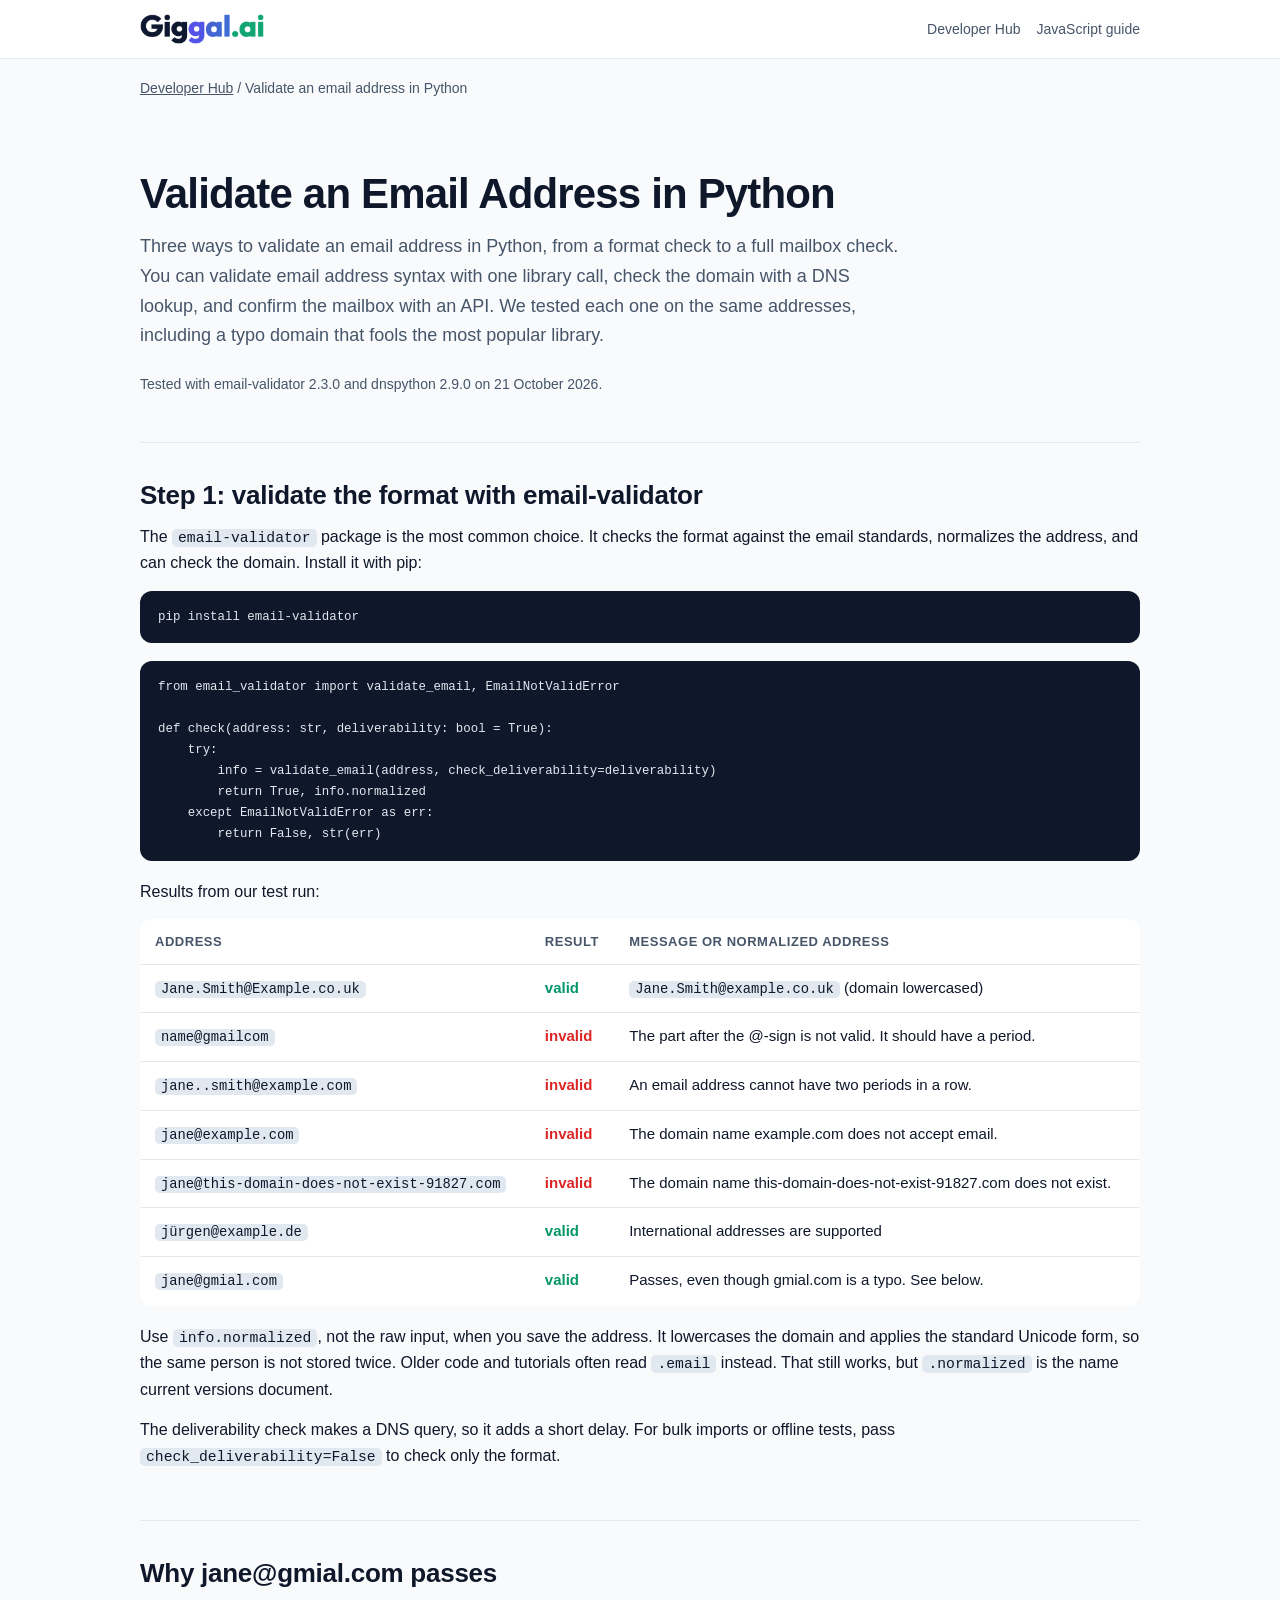
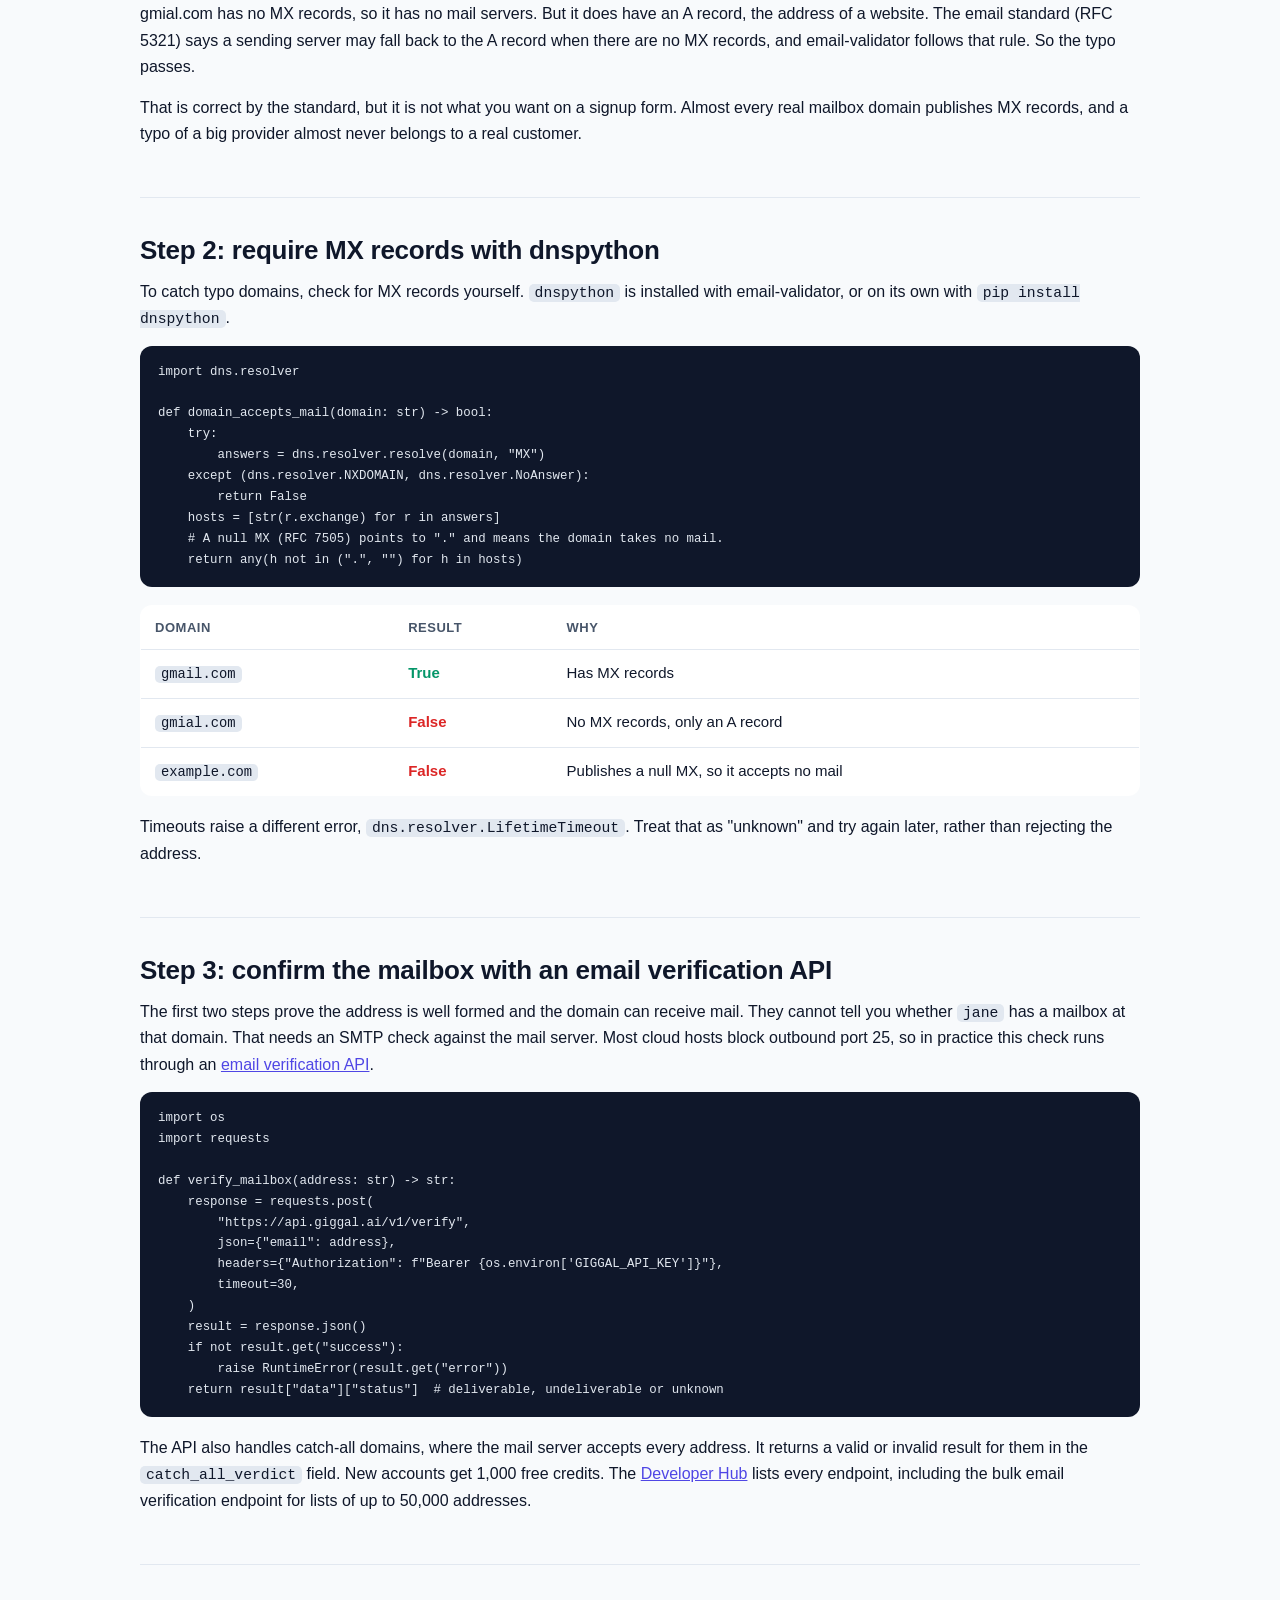
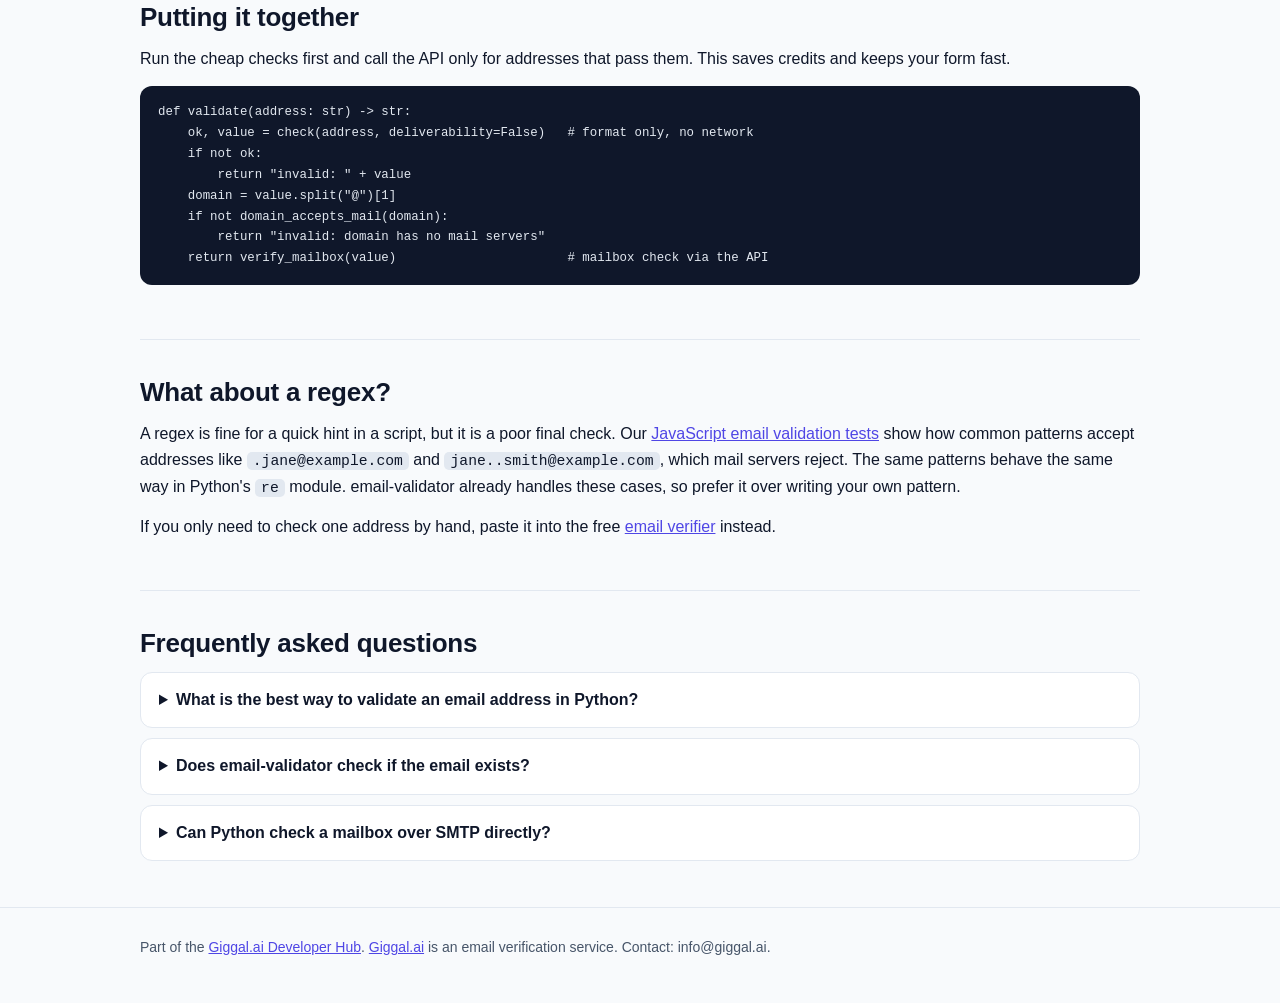
<file: validate-email-address-python.html>
<!doctype html>
<html lang="en">
<head>
<meta charset="utf-8">
<meta name="viewport" content="width=device-width, initial-scale=1">
<title>Validate an Email Address in Python: email-validator, MX Lookup and API</title>
<meta name="description" content="How to validate an email address in Python: the email-validator library, MX record checks with dnspython, and a mailbox check through an API. All code tested.">
<link rel="canonical" href="https://giggal-ai.github.io/validate-email-address-python.html">
<meta name="robots" content="index, follow">
<meta property="og:type" content="article">
<meta property="og:site_name" content="Giggal.ai Developer Hub">
<meta property="og:title" content="Validate an Email Address in Python">
<meta property="og:description" content="email-validator, MX lookups with dnspython, and the typo domain that passes both. All code tested.">
<meta property="og:url" content="https://giggal-ai.github.io/validate-email-address-python.html">
<meta property="og:image" content="https://giggal-ai.github.io/og-card.png">
<link rel="icon" type="image/png" sizes="32x32" href="/favicon-32.png">
<link rel="apple-touch-icon" href="/apple-touch-icon.png">
<link rel="stylesheet" href="/style.css">
<script type="application/ld+json">
{"@context":"https://schema.org","@graph":[
{"@type":"TechArticle","headline":"Validate an Email Address in Python: email-validator, MX Lookup and API","datePublished":"2026-10-21","dateModified":"2026-10-21","author":{"@type":"Organization","name":"Giggal.ai","url":"https://giggal.ai"},"publisher":{"@type":"Organization","name":"Giggal.ai","logo":{"@type":"ImageObject","url":"https://giggal-ai.github.io/giggal-logo-wordmark.png"}},"mainEntityOfPage":"https://giggal-ai.github.io/validate-email-address-python.html","proficiencyLevel":"Beginner"},
{"@type":"BreadcrumbList","itemListElement":[{"@type":"ListItem","position":1,"name":"Developer Hub","item":"https://giggal-ai.github.io/"},{"@type":"ListItem","position":2,"name":"Validate an email address in Python","item":"https://giggal-ai.github.io/validate-email-address-python.html"}]},
{"@type":"FAQPage","mainEntity":[
{"@type":"Question","name":"What is the best way to validate an email address in Python?","acceptedAnswer":{"@type":"Answer","text":"Use the email-validator library for the format and domain check, and an email verification API when you need to know that the mailbox exists. Avoid writing your own regex for production code."}},
{"@type":"Question","name":"Does email-validator check if the email exists?","acceptedAnswer":{"@type":"Answer","text":"No. With check_deliverability on, it checks that the domain can receive mail. It does not contact the mail server, so it cannot tell whether the mailbox exists."}}
]}
]}
</script>
</head>
<body>
<header class="top">
<div class="wrap">
<a href="https://giggal.ai" aria-label="Giggal.ai home"><img src="/giggal-logo-wordmark.png" alt="Giggal.ai" width="124" height="30"></a>
<nav class="toc" aria-label="Site"><a href="/">Developer Hub</a><a href="/email-validation-javascript.html">JavaScript guide</a></nav>
</div>
</header>

<main class="wrap">
<p class="crumbs"><a href="/">Developer Hub</a> / Validate an email address in Python</p>
<div class="hero">
<h1>Validate an Email Address in Python</h1>
<p class="lead">Three ways to validate an email address in Python, from a format check to a full mailbox check. You can validate email address syntax with one library call, check the domain with a DNS lookup, and confirm the mailbox with an API. We tested each one on the same addresses, including a typo domain that fools the most popular library.</p>
<p class="note">Tested with email-validator 2.3.0 and dnspython 2.9.0 on 21 October 2026.</p>
</div>

<section id="library">
<h2>Step 1: validate the format with email-validator</h2>
<p>The <code>email-validator</code> package is the most common choice. It checks the format against the email standards, normalizes the address, and can check the domain. Install it with pip:</p>
<pre><code>pip install email-validator</code></pre>
<pre><code>from email_validator import validate_email, EmailNotValidError

def check(address: str, deliverability: bool = True):
    try:
        info = validate_email(address, check_deliverability=deliverability)
        return True, info.normalized
    except EmailNotValidError as err:
        return False, str(err)</code></pre>
<p>Results from our test run:</p>
<div class="tablewrap">
<table>
<thead><tr><th>Address</th><th>Result</th><th>Message or normalized address</th></tr></thead>
<tbody>
<tr><td><code>Jane.Smith@Example.co.uk</code></td><td class="pass">valid</td><td><code>Jane.Smith@example.co.uk</code> (domain lowercased)</td></tr>
<tr><td><code>name@gmailcom</code></td><td class="fail">invalid</td><td>The part after the @-sign is not valid. It should have a period.</td></tr>
<tr><td><code>jane..smith@example.com</code></td><td class="fail">invalid</td><td>An email address cannot have two periods in a row.</td></tr>
<tr><td><code>jane@example.com</code></td><td class="fail">invalid</td><td>The domain name example.com does not accept email.</td></tr>
<tr><td><code>jane@this-domain-does-not-exist-91827.com</code></td><td class="fail">invalid</td><td>The domain name this-domain-does-not-exist-91827.com does not exist.</td></tr>
<tr><td><code>jürgen@example.de</code></td><td class="pass">valid</td><td>International addresses are supported</td></tr>
<tr><td><code>jane@gmial.com</code></td><td class="pass">valid</td><td>Passes, even though gmial.com is a typo. See below.</td></tr>
</tbody>
</table>
</div>
<p>Use <code>info.normalized</code>, not the raw input, when you save the address. It lowercases the domain and applies the standard Unicode form, so the same person is not stored twice. Older code and tutorials often read <code>.email</code> instead. That still works, but <code>.normalized</code> is the name current versions document.</p>
<p>The deliverability check makes a DNS query, so it adds a short delay. For bulk imports or offline tests, pass <code>check_deliverability=False</code> to check only the format.</p>
</section>

<section id="typo">
<h2>Why jane@gmial.com passes</h2>
<p>gmial.com has no MX records, so it has no mail servers. But it does have an A record, the address of a website. The email standard (RFC 5321) says a sending server may fall back to the A record when there are no MX records, and email-validator follows that rule. So the typo passes.</p>
<p>That is correct by the standard, but it is not what you want on a signup form. Almost every real mailbox domain publishes MX records, and a typo of a big provider almost never belongs to a real customer.</p>
</section>

<section id="mx">
<h2>Step 2: require MX records with dnspython</h2>
<p>To catch typo domains, check for MX records yourself. <code>dnspython</code> is installed with email-validator, or on its own with <code>pip install dnspython</code>.</p>
<pre><code>import dns.resolver

def domain_accepts_mail(domain: str) -&gt; bool:
    try:
        answers = dns.resolver.resolve(domain, "MX")
    except (dns.resolver.NXDOMAIN, dns.resolver.NoAnswer):
        return False
    hosts = [str(r.exchange) for r in answers]
    # A null MX (RFC 7505) points to "." and means the domain takes no mail.
    return any(h not in (".", "") for h in hosts)</code></pre>
<div class="tablewrap">
<table>
<thead><tr><th>Domain</th><th>Result</th><th>Why</th></tr></thead>
<tbody>
<tr><td><code>gmail.com</code></td><td class="pass">True</td><td>Has MX records</td></tr>
<tr><td><code>gmial.com</code></td><td class="fail">False</td><td>No MX records, only an A record</td></tr>
<tr><td><code>example.com</code></td><td class="fail">False</td><td>Publishes a null MX, so it accepts no mail</td></tr>
</tbody>
</table>
</div>
<p>Timeouts raise a different error, <code>dns.resolver.LifetimeTimeout</code>. Treat that as "unknown" and try again later, rather than rejecting the address.</p>
</section>

<section id="api">
<h2>Step 3: confirm the mailbox with an email verification API</h2>
<p>The first two steps prove the address is well formed and the domain can receive mail. They cannot tell you whether <code>jane</code> has a mailbox at that domain. That needs an SMTP check against the mail server. Most cloud hosts block outbound port 25, so in practice this check runs through an <a href="https://giggal.ai/email-verification-api">email verification API</a>.</p>
<pre><code>import os
import requests

def verify_mailbox(address: str) -&gt; str:
    response = requests.post(
        "https://api.giggal.ai/v1/verify",
        json={"email": address},
        headers={"Authorization": f"Bearer {os.environ['GIGGAL_API_KEY']}"},
        timeout=30,
    )
    result = response.json()
    if not result.get("success"):
        raise RuntimeError(result.get("error"))
    return result["data"]["status"]  # deliverable, undeliverable or unknown</code></pre>
<p>The API also handles catch-all domains, where the mail server accepts every address. It returns a valid or invalid result for them in the <code>catch_all_verdict</code> field. New accounts get 1,000 free credits. The <a href="/">Developer Hub</a> lists every endpoint, including the bulk email verification endpoint for lists of up to 50,000 addresses.</p>
</section>

<section id="together">
<h2>Putting it together</h2>
<p>Run the cheap checks first and call the API only for addresses that pass them. This saves credits and keeps your form fast.</p>
<pre><code>def validate(address: str) -&gt; str:
    ok, value = check(address, deliverability=False)   # format only, no network
    if not ok:
        return "invalid: " + value
    domain = value.split("@")[1]
    if not domain_accepts_mail(domain):
        return "invalid: domain has no mail servers"
    return verify_mailbox(value)                       # mailbox check via the API</code></pre>
</section>

<section id="regex">
<h2>What about a regex?</h2>
<p>A regex is fine for a quick hint in a script, but it is a poor final check. Our <a href="/email-validation-javascript.html">JavaScript email validation tests</a> show how common patterns accept addresses like <code>.jane@example.com</code> and <code>jane..smith@example.com</code>, which mail servers reject. The same patterns behave the same way in Python's <code>re</code> module. email-validator already handles these cases, so prefer it over writing your own pattern.</p>
<p>If you only need to check one address by hand, paste it into the free <a href="https://giggal.ai/email-checker">email verifier</a> instead.</p>
</section>

<section id="faq">
<h2>Frequently asked questions</h2>
<details><summary>What is the best way to validate an email address in Python?</summary><p>Use the email-validator library for the format and domain check, and an email verification API when you need to know that the mailbox exists. Avoid writing your own regex for production code.</p></details>
<details><summary>Does email-validator check if the email exists?</summary><p>No. With check_deliverability on, it checks that the domain can receive mail. It does not contact the mail server, so it cannot tell whether the mailbox exists.</p></details>
<details><summary>Can Python check a mailbox over SMTP directly?</summary><p>Yes, with smtplib, but outbound port 25 is blocked on most cloud servers, many mail servers rate limit or greylist unknown senders, and catch-all domains accept every address. These are the reasons most teams use an API for this step.</p></details>
</section>
</main>

<footer>
<div class="wrap">
<p>Part of the <a href="/">Giggal.ai Developer Hub</a>. <a href="https://giggal.ai">Giggal.ai</a> is an email verification service. Contact: info@giggal.ai.</p>
</div>
</footer>
</body>
</html>
</file>
<file: style.css>
:root{--bg:#f8fafc;--card:#ffffff;--ink:#0f172a;--muted:#475569;--line:#e2e8f0;--brand:#4f46e5;--brand2:#4338ca;--code:#0f172a;--codeink:#e2e8f0;--ok:#059669}
@media (prefers-color-scheme: dark){:root{--bg:#0b1020;--card:#111831;--ink:#e2e8f0;--muted:#94a3b8;--line:#1e293b;--brand:#818cf8;--brand2:#a5b4fc;--code:#020617;--codeink:#e2e8f0;--ok:#34d399}}
*{box-sizing:border-box}
html{scroll-behavior:smooth}
body{margin:0;background:var(--bg);color:var(--ink);font:16px/1.65 -apple-system,BlinkMacSystemFont,"Segoe UI",Roboto,Helvetica,Arial,sans-serif}
a{color:var(--brand)}
a:hover{color:var(--brand2)}
.wrap{max-width:1040px;margin:0 auto;padding:0 20px}
header.top{border-bottom:1px solid var(--line);background:var(--card)}
header.top .wrap{display:flex;align-items:center;justify-content:space-between;gap:16px;padding-top:14px;padding-bottom:14px;flex-wrap:wrap}
header.top img{height:30px;width:auto;display:block}
@media (prefers-color-scheme: dark){header.top img{background:#fff;border-radius:6px;padding:3px 6px}}
nav.toc a{color:var(--muted);text-decoration:none;font-size:14px;margin-left:16px}
nav.toc a:hover{color:var(--ink)}
.hero{padding:56px 0 32px}
.hero h1{font-size:clamp(28px,4.4vw,42px);line-height:1.15;margin:0 0 14px;letter-spacing:-.02em}
.hero p.lead{font-size:18px;color:var(--muted);max-width:760px;margin:0 0 22px}
.btns{display:flex;gap:12px;flex-wrap:wrap}
.btn{display:inline-block;padding:11px 18px;border-radius:10px;font-weight:600;text-decoration:none;border:1px solid var(--line)}
.btn.primary{background:var(--brand);color:#fff;border-color:var(--brand)}
.btn.primary:hover{color:#fff;background:var(--brand2)}
.btn.ghost{background:var(--card);color:var(--ink)}
.note{font-size:14px;color:var(--muted);margin-top:10px}
section{padding:36px 0;border-top:1px solid var(--line)}
h2{font-size:26px;line-height:1.25;margin:0 0 12px;letter-spacing:-.01em}
h3{font-size:19px;margin:26px 0 8px}
p{margin:0 0 14px}
pre{background:var(--code);color:var(--codeink);padding:16px 18px;border-radius:12px;overflow-x:auto;font:13.5px/1.55 ui-monospace,SFMono-Regular,Menlo,Consolas,monospace;margin:0 0 18px}
code{font-family:ui-monospace,SFMono-Regular,Menlo,Consolas,monospace;font-size:.92em}
p code,li code,td code{background:var(--line);padding:1px 6px;border-radius:5px}
.tablewrap{overflow-x:auto;margin:0 0 18px}
table{border-collapse:collapse;width:100%;min-width:560px;background:var(--card);border:1px solid var(--line);border-radius:12px;overflow:hidden}
th,td{text-align:left;padding:11px 14px;border-bottom:1px solid var(--line);vertical-align:top;font-size:15px}
th{font-size:13px;text-transform:uppercase;letter-spacing:.04em;color:var(--muted)}
tr:last-child td{border-bottom:0}
.grid{display:grid;grid-template-columns:repeat(auto-fit,minmax(230px,1fr));gap:14px;margin:8px 0 18px}
.card{background:var(--card);border:1px solid var(--line);border-radius:12px;padding:18px}
.card h3{margin-top:0;font-size:17px}
.card p{font-size:15px;color:var(--muted);margin:0 0 8px}
ul,ol{padding-left:22px;margin:0 0 16px}
li{margin:4px 0}
details{background:var(--card);border:1px solid var(--line);border-radius:12px;padding:14px 18px;margin:0 0 10px}
summary{cursor:pointer;font-weight:600}
details p{margin:10px 0 0;color:var(--muted)}
footer{border-top:1px solid var(--line);padding:28px 0 40px;color:var(--muted);font-size:14px}
@media (max-width:640px){nav.toc{display:none}.hero{padding:36px 0 20px}}
.crumbs{font-size:14px;color:var(--muted);padding-top:18px}
.crumbs a{color:var(--muted)}
.pass{color:var(--ok);font-weight:600}
.fail{color:#dc2626;font-weight:600}
.toc-box{background:var(--card);border:1px solid var(--line);border-radius:12px;padding:14px 18px;margin:0 0 8px}
.toc-box ol{margin:6px 0 0}
</file>
